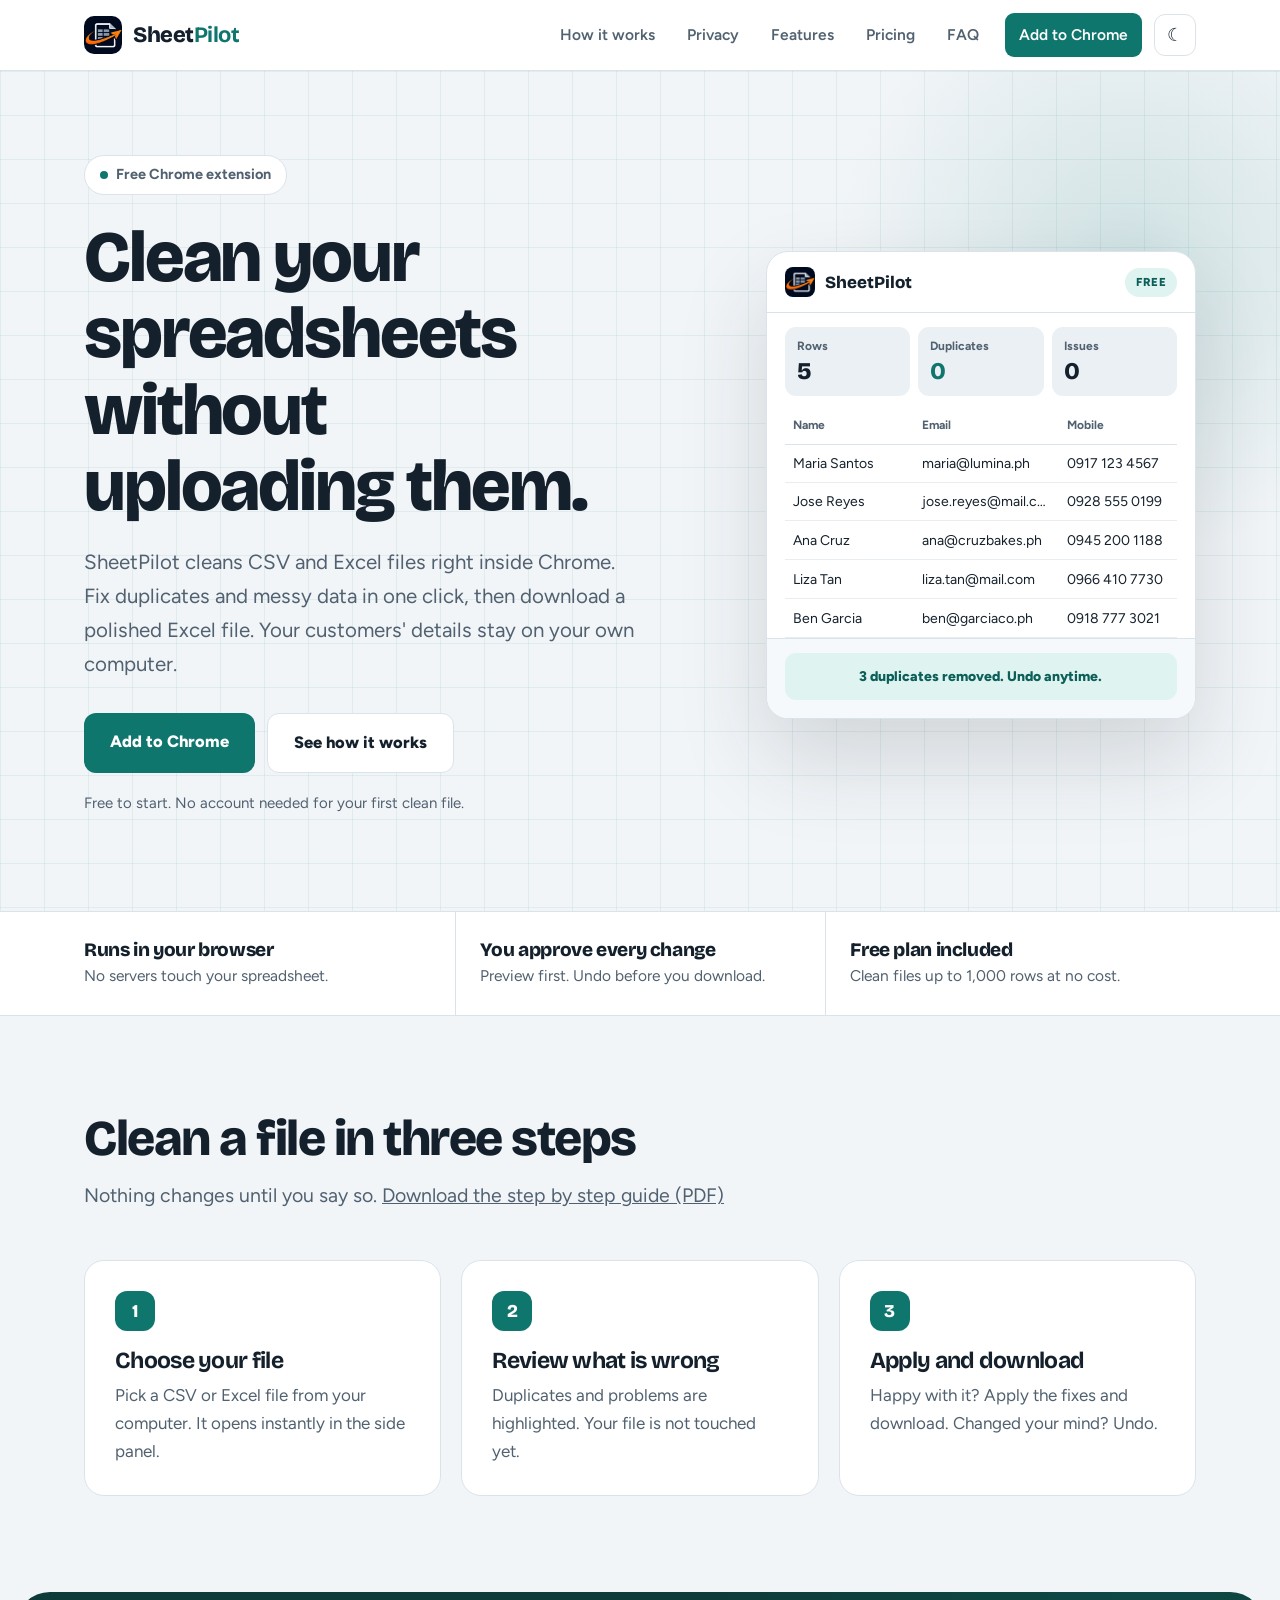
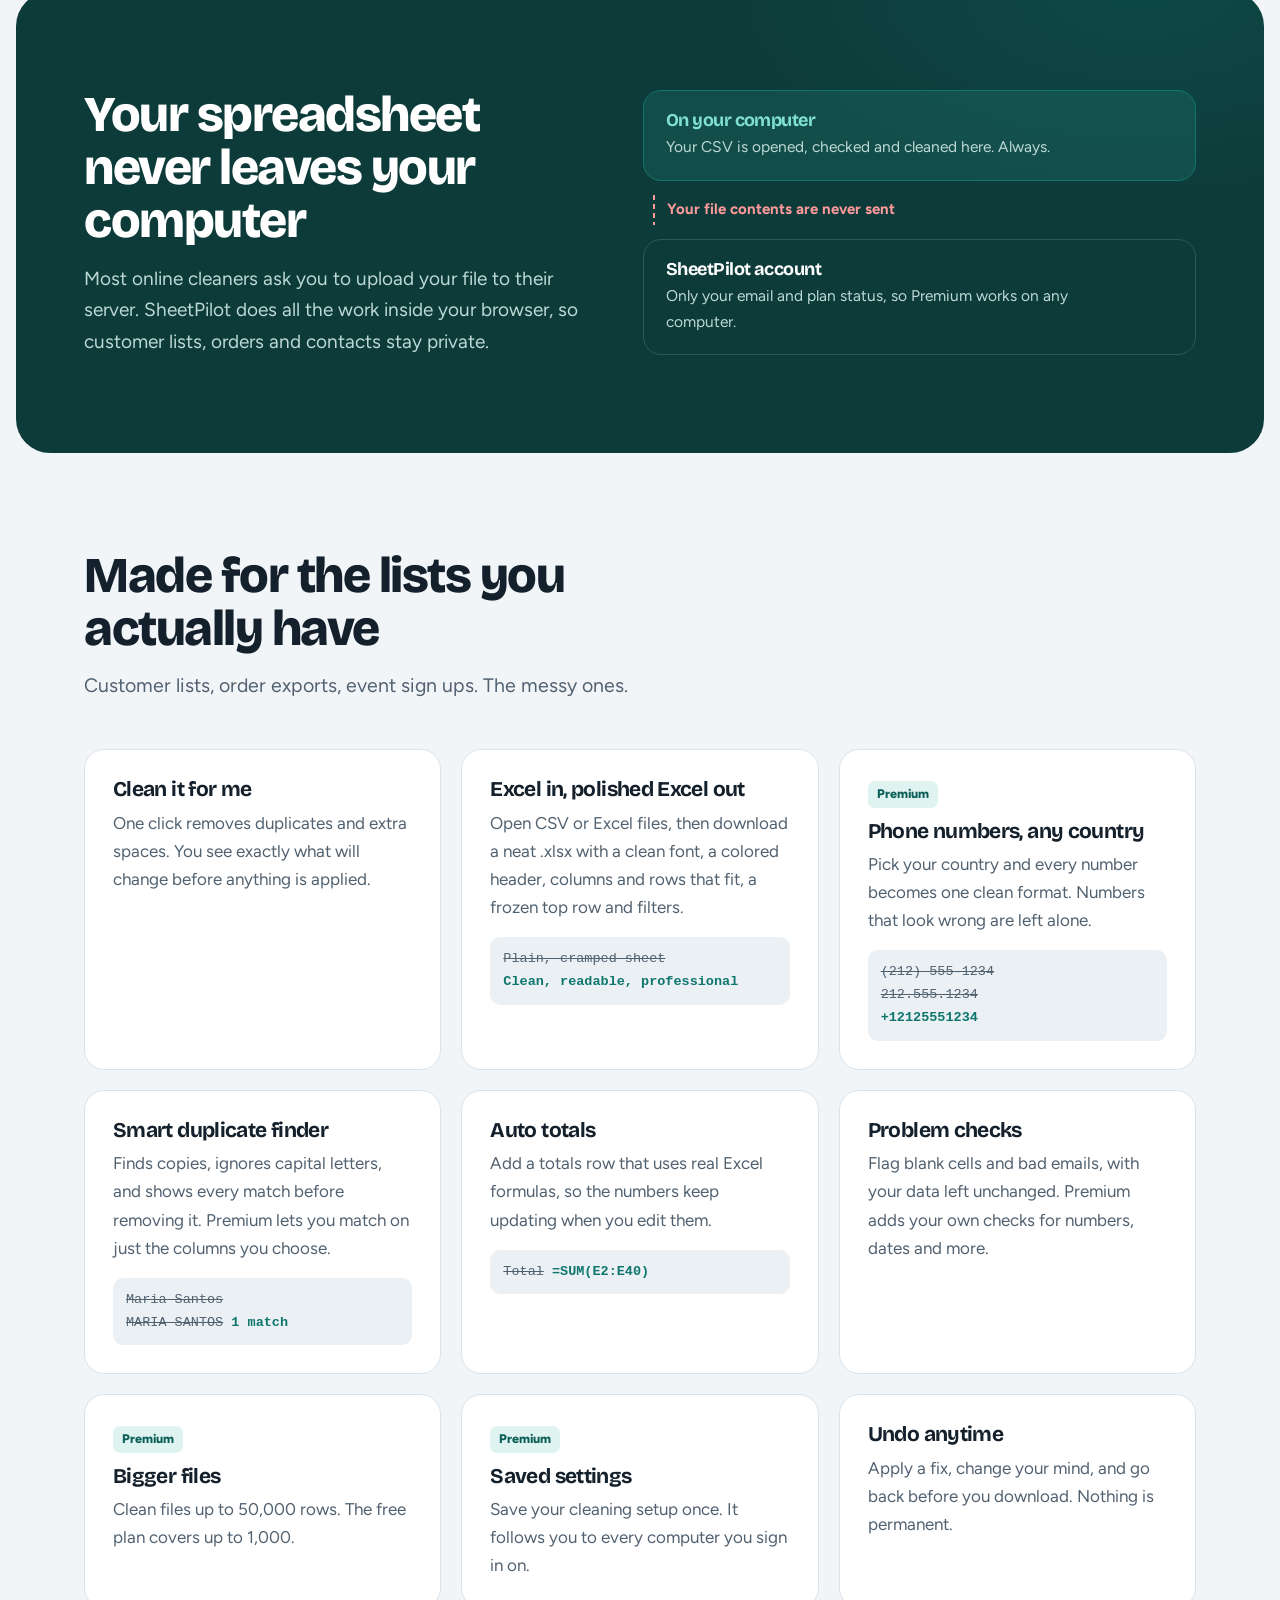
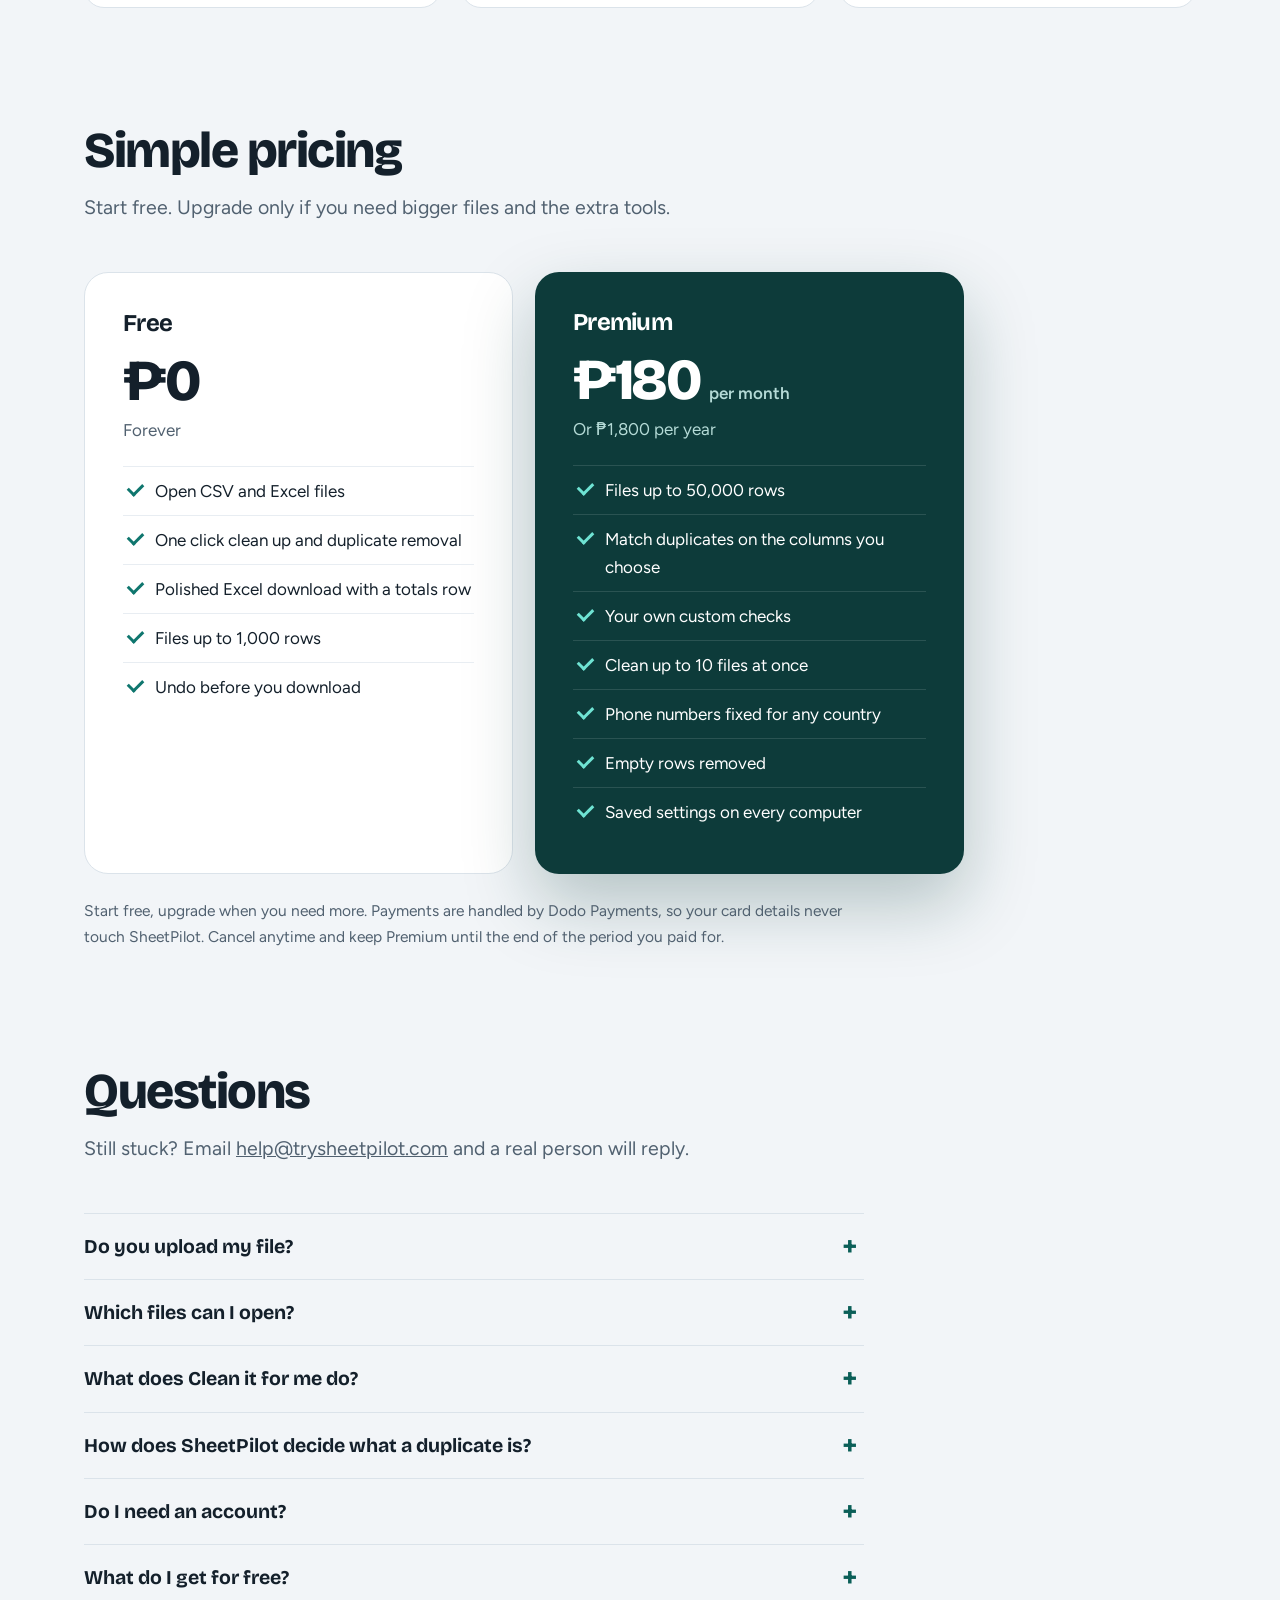
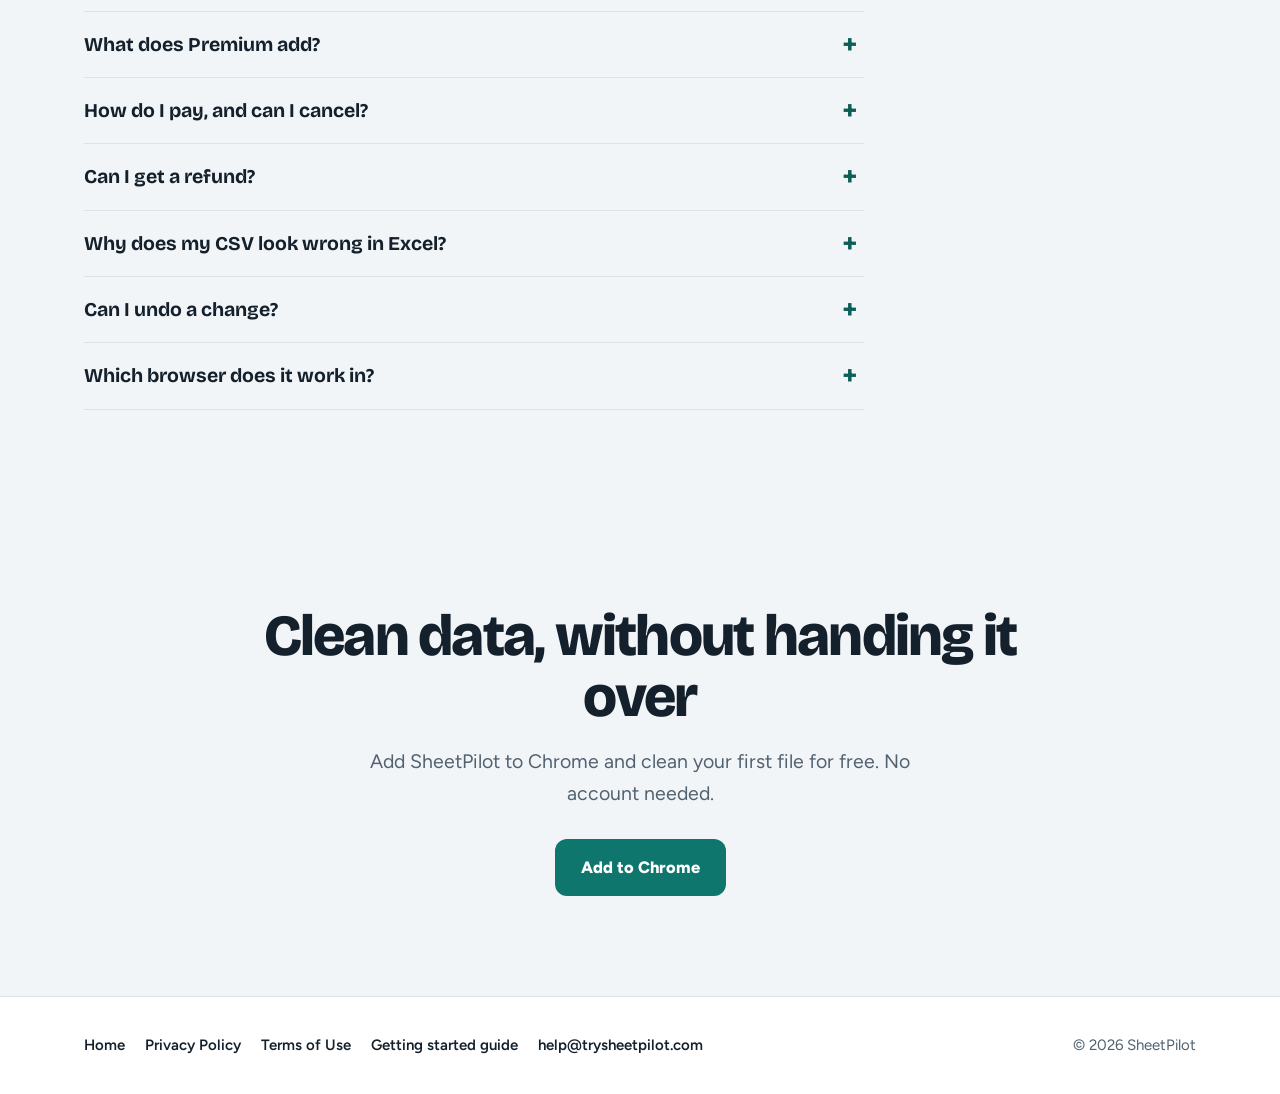
<file: index.html>
<!doctype html><html lang="en"><head><meta charset="utf-8"><script>try{var t=localStorage.getItem("sp-theme");if(t)document.documentElement.setAttribute("data-theme",t)}catch(e){}</script><meta name="viewport" content="width=device-width,initial-scale=1"><title>SheetPilot: Clean CSV and Excel files without uploading them</title><meta name="description" content="SheetPilot is a Chrome extension that removes duplicates, fixes messy data and makes Excel files look professional, all on your own computer. Your file is never uploaded."><meta name="theme-color" content="#f2f5f8" media="(prefers-color-scheme: light)"><meta name="theme-color" content="#0f1519" media="(prefers-color-scheme: dark)"><link rel="icon" href="logo.png"><link rel="preconnect" href="https://fonts.googleapis.com"><link rel="preconnect" href="https://fonts.gstatic.com" crossorigin><link rel="stylesheet" href="https://fonts.googleapis.com/css2?family=Bricolage+Grotesque:opsz,wght@12..96,700;12..96,800&family=Figtree:wght@400;600;700;800&display=swap"><style>
:root{--ink:#14202b;--navy:#0d3b3a;--navy2:#12504d;--orange:#0f766e;--oink:#0b5f58;--bg:#f2f5f8;--card:#ffffff;--line:#dbe3ea;--line2:#e8edf2;--muted:#516170;--text2:#3d4b58;--ok:#0f766e;--on:#ffffff;--acc-hover:#0b5f58;--soft:#dff3f0;--accink:#0b5f58;--surf2:#eaf0f4;--surf3:#f6f9fb;--navbg:#ffffffee;--grid:#0f766e14;--glow:#0f766e26;--warnbg:#fff1b8;--warnink:#6b5200;--warn2:#9a6b00;--shadow:#14202b26;--d:"Bricolage Grotesque",Figtree,system-ui,sans-serif;color-scheme:light}
:root[data-theme="dark"]{--ink:#d9e3ea;--navy:#12312f;--navy2:#174442;--orange:#3cc4b4;--oink:#7fe0d3;--bg:#0f1519;--card:#172026;--line:#2b3b46;--line2:#233039;--muted:#97a9b6;--text2:#b5c4cf;--ok:#5bd3c5;--on:#06211e;--acc-hover:#5bd3c5;--soft:#183a3a;--accink:#7fe0d3;--surf2:#1f2b33;--surf3:#131b20;--navbg:#0f1519ee;--grid:#3cc4b414;--glow:#3cc4b41f;--warnbg:#4a3d12;--warnink:#f2dc8a;--warn2:#e0b84a;--shadow:#00000066;color-scheme:dark}
@media(prefers-color-scheme:dark){:root:not([data-theme="light"]){--ink:#d9e3ea;--navy:#12312f;--navy2:#174442;--orange:#3cc4b4;--oink:#7fe0d3;--bg:#0f1519;--card:#172026;--line:#2b3b46;--line2:#233039;--muted:#97a9b6;--text2:#b5c4cf;--ok:#5bd3c5;--on:#06211e;--acc-hover:#5bd3c5;--soft:#183a3a;--accink:#7fe0d3;--surf2:#1f2b33;--surf3:#131b20;--navbg:#0f1519ee;--grid:#3cc4b414;--glow:#3cc4b41f;--warnbg:#4a3d12;--warnink:#f2dc8a;--warn2:#e0b84a;--shadow:#00000066;color-scheme:dark}}
*{box-sizing:border-box}html{scroll-behavior:smooth;scroll-padding-top:90px}
body{margin:0;background:var(--bg);color:var(--ink);font:17px/1.65 Figtree,system-ui,"Segoe UI",sans-serif;-webkit-font-smoothing:antialiased}
h1,h2,h3{font-family:var(--d);margin:0;letter-spacing:-.03em;line-height:1.06}
a{color:inherit}.wrap{max-width:1160px;margin:0 auto;padding:0 24px}
:focus-visible{outline:3px solid var(--orange);outline-offset:3px;border-radius:6px}
.skip{position:absolute;left:-999px}.skip:focus{left:12px;top:12px;background:var(--card);padding:8px 12px;z-index:99;border-radius:8px}
.nav{position:sticky;top:0;z-index:50;background:var(--navbg);backdrop-filter:blur(12px);border-bottom:1px solid var(--line)}
.nav .wrap{display:flex;align-items:center;justify-content:space-between;height:70px}
.brand{display:flex;align-items:center;gap:11px;text-decoration:none;font:800 22px/1 var(--d);letter-spacing:-.02em}
.brand img{width:38px;height:38px;border-radius:10px}.brand b{color:var(--orange)}.brand span{display:flex}
.links{display:flex;align-items:center;gap:4px}.links a{text-decoration:none;color:var(--muted);font-weight:600;font-size:15.5px;padding:9px 14px;border-radius:9px}.links a:hover{color:var(--ink);background:var(--surf2)}
.links .pill{background:var(--orange);color:var(--on);margin-left:8px}.links .pill:hover{background:var(--acc-hover);color:var(--on)}
.burger{display:none;width:44px;height:44px;border:1px solid var(--line);border-radius:11px;background:var(--card);cursor:pointer;padding:0}
.burger i{display:block;width:20px;height:2px;background:var(--ink);margin:5px auto;transition:.2s}
.burger[aria-expanded=true] i:nth-child(1){transform:translateY(7px) rotate(45deg)}.burger[aria-expanded=true] i:nth-child(2){opacity:0}.burger[aria-expanded=true] i:nth-child(3){transform:translateY(-7px) rotate(-45deg)}
.btn{display:inline-block;border-radius:12px;padding:15px 26px;font-weight:800;text-decoration:none;font-size:16.5px;border:0;cursor:pointer}
.btn.pri{background:var(--orange);color:var(--on)}.btn.pri:hover{background:var(--acc-hover)}
.btn.sec{background:var(--card);color:var(--ink);border:1.5px solid var(--line)}.btn.sec:hover{border-color:var(--ink)}
.btn.soon{background:var(--orange);color:var(--on);cursor:default}

.hero{position:relative;overflow:hidden;padding:84px 0 96px;background:
 linear-gradient(var(--grid) 1px,transparent 1px) 0 0/44px 44px,linear-gradient(90deg,var(--grid) 1px,transparent 1px) 0 0/44px 44px,var(--bg)}
.hero:after{content:"";position:absolute;right:-160px;top:-120px;width:620px;height:620px;border-radius:50%;background:radial-gradient(circle,var(--glow),transparent 68%)}
.hero .wrap{position:relative;z-index:1;display:grid;grid-template-columns:1.05fr .95fr;gap:56px;align-items:center}
.badge{display:inline-flex;align-items:center;gap:8px;background:var(--card);border:1px solid var(--line);border-radius:999px;padding:7px 15px;font-weight:700;font-size:14.5px;color:var(--muted);margin-bottom:24px}
.badge:before{content:"";width:8px;height:8px;border-radius:50%;background:var(--ok)}
.hero h1{font-size:clamp(42px,5.8vw,72px);font-weight:800}
.hero .lead{font-size:20.5px;color:var(--muted);max-width:30em;margin:22px 0 32px}
.cta{display:flex;flex-wrap:wrap;gap:12px}.fine{color:var(--muted);font-size:15px;margin:18px 0 0}

/* side panel mock */
.panel{background:var(--card);border:1px solid var(--line);border-radius:22px;box-shadow:0 40px 90px var(--shadow),0 2px 0 #fff inset;max-width:430px;margin-left:auto;overflow:hidden;font-size:14px}
.ph{display:flex;align-items:center;justify-content:space-between;padding:15px 18px;border-bottom:1px solid var(--line)}
.ph .b{display:flex;align-items:center;gap:10px;font:800 17px/1 var(--d)}.ph img{width:30px;height:30px;border-radius:8px}
.tag{font-size:11.5px;font-weight:800;background:var(--soft);color:var(--accink);border-radius:999px;padding:5px 11px;letter-spacing:.04em}
.stats{display:grid;grid-template-columns:repeat(3,1fr);gap:8px;padding:14px 18px 6px}
.stat{background:var(--surf2);border-radius:11px;padding:10px 12px}.stat small{display:block;color:var(--muted);font-weight:700;font-size:12px}
.stat strong{display:block;font:800 24px/1.2 var(--d)}
.swap{display:inline-grid}.swap>*{grid-area:1/1}
.swap .a{animation:o 7s ease forwards}.swap .b{animation:n 7s ease forwards;opacity:0}
@keyframes o{0%,62%{opacity:1}70%,100%{opacity:0}}@keyframes n{0%,66%{opacity:0}76%,100%{opacity:1}}
.stat .warn{color:var(--warn2)}.stat .good{color:var(--ok)}
.tbl{height:340px;overflow:hidden;padding:6px 18px 0;animation:h 7s ease forwards}@keyframes h{0%,62%{height:340px}100%{height:236px}}
.tbl table{width:100%;border-collapse:collapse;table-layout:fixed}
.tbl th{text-align:left;color:var(--muted);font-size:12px;font-weight:700;padding:8px 8px;border-bottom:1px solid var(--line)}
.tbl th:nth-child(1){width:33%}.tbl th:nth-child(2){width:37%}
.tbl td{height:38px;padding:0 8px;border-bottom:1px solid var(--line2);white-space:nowrap;overflow:hidden;text-overflow:ellipsis}
.tbl tr.d td{animation:f 7s ease forwards}
@keyframes f{0%,16%{background:var(--card);height:38px}28%,54%{background:var(--warnbg);color:var(--warnink);height:38px}66%{background:var(--warnbg);color:transparent;height:38px}100%{background:var(--card);color:transparent;height:0;font-size:0;border-color:transparent}}
.pf{padding:14px 18px 18px;border-top:1px solid var(--line);background:var(--surf3)}
.pf .go{display:grid;width:100%}.pf .go>*{grid-area:1/1;text-align:center;border-radius:11px;padding:12px;font-weight:800}
.pf .a{background:var(--orange);color:var(--on);animation:o 7s ease forwards}.pf .b{background:var(--soft);color:var(--accink);opacity:0;animation:n 7s ease forwards}

/* trust strip */
.strip{background:var(--card);border-block:1px solid var(--line)}.strip .wrap{display:grid;grid-template-columns:repeat(3,1fr);gap:0}
.strip div.i{padding:26px 24px;border-left:1px solid var(--line)}.strip div.i:first-child{border-left:0;padding-left:0}
.strip b{display:block;font:800 19px var(--d);letter-spacing:-.02em}.strip span{color:var(--muted);font-size:15.5px}

section{padding:96px 0}.head{max-width:660px;margin-bottom:48px}.head h2{font-size:clamp(32px,4.3vw,50px);font-weight:800}.head p{color:var(--muted);font-size:19.5px;margin:14px 0 0}

.steps{display:grid;grid-template-columns:repeat(3,1fr);gap:20px;padding:0;margin:0;list-style:none;counter-reset:s}
.steps li{background:var(--card);border:1px solid var(--line);border-radius:20px;padding:30px;counter-increment:s}
.steps li:before{content:counter(s);display:grid;place-items:center;width:40px;height:40px;border-radius:12px;background:var(--orange);color:var(--on);font:800 18px var(--d);margin-bottom:18px}
.steps h3{font-size:23px;margin-bottom:8px}.steps p{margin:0;color:var(--muted)}

/* privacy */
.dark{background:var(--navy);color:#fff;border-radius:34px;margin:0 16px;position:relative;overflow:hidden}
.dark:before{content:"";position:absolute;inset:0;background:radial-gradient(600px 300px at 90% 0,#0f766e3a,transparent 70%)}
.dark .wrap{position:relative;display:grid;grid-template-columns:1fr 1.1fr;gap:56px;align-items:center}
.dark h2{font-size:clamp(32px,4.3vw,50px);font-weight:800}.dark p{color:#bcd9d5;font-size:19px;margin:16px 0 0;max-width:28em}
.diag{display:grid;gap:14px}.box{border-radius:18px;padding:20px 22px;border:1px solid #ffffff24;background:var(--card)fff0d}
.box h3{font-size:18px;margin-bottom:4px}.box p{font-size:15.5px;margin:0;color:#bcd9d5}.box.you{border-color:var(--orange);background:#3cc4b422}
.box.you h3{color:#7fe0d3}.arrow{display:flex;align-items:center;gap:12px;padding:0 10px;color:#a3c9b2;font-weight:700;font-size:15px}
.arrow:before{content:"";flex:none;width:2px;height:30px;background:repeating-linear-gradient(#a3c9b2 0 5px,transparent 5px 9px)}
.arrow.no{color:#ff9a9a}.arrow.no:before{background:repeating-linear-gradient(#ff9a9a 0 5px,transparent 5px 9px)}
.arrow.yes{color:#6fe3d3}.arrow.yes:before{background:#6fe3d3}

/* features */
.grid{display:grid;grid-template-columns:repeat(3,1fr);gap:20px}
.card{background:var(--card);border:1px solid var(--line);border-radius:20px;padding:28px}.card h3{font-size:21px;margin:0 0 8px}.card p{margin:0;color:var(--muted)}
.chip{display:inline-block;font-size:12.5px;font-weight:800;background:var(--soft);color:var(--accink);border-radius:7px;padding:3px 9px;margin-bottom:12px}
.ba{font-family:ui-monospace,Consolas,monospace;font-size:13.5px;background:var(--surf2);border-radius:10px;padding:11px 13px;margin-top:16px;line-height:1.7}.ba s{color:var(--muted)}.ba b{color:var(--ok)}

/* pricing */
.plans{display:grid;grid-template-columns:1fr 1fr;gap:22px;max-width:880px}
.plan{border-radius:24px;padding:38px;border:1px solid var(--line);background:var(--card)}
.plan h3{font-size:24px}.price{font:800 58px/1.1 var(--d);letter-spacing:-.04em;margin:14px 0 2px}.price small{font:600 17px Figtree;letter-spacing:0;color:var(--muted)}
.plan .alt{color:var(--muted);margin:0 0 22px}.plan ul{list-style:none;padding:0;margin:0}
.plan li{padding:10px 0 10px 32px;position:relative;border-top:1px solid var(--line2)}.plan li:before{content:"";position:absolute;left:5px;top:16px;width:12px;height:7px;border-left:3px solid var(--ok);border-bottom:3px solid var(--ok);transform:rotate(-45deg)}
.plan.pro{background:var(--navy);color:#fff;border:0;box-shadow:0 30px 70px #0d3b3a44}.plan.pro .alt,.plan.pro .price small{color:#b4dad6}.plan.pro li{border-color:#ffffff1f}.plan.pro li:before{border-color:#6fe3d3}
.note{margin:24px 0 0;color:var(--muted);font-size:15.5px;max-width:50em}

.faq{max-width:780px}.faq details{border-top:1px solid var(--line)}.faq details:last-child{border-bottom:1px solid var(--line)}
.faq summary{cursor:pointer;font:700 19.5px/1.3 var(--d);padding:20px 40px 20px 0;list-style:none;position:relative}.faq summary::-webkit-details-marker{display:none}
.faq summary:after{content:"+";position:absolute;right:6px;top:13px;font-size:30px;color:var(--oink);transition:.2s}.faq details[open] summary:after{transform:rotate(45deg)}
.faq p{margin:0 0 22px;color:var(--muted);max-width:42em}

.end{text-align:center;padding:100px 0}.end h2{font-size:clamp(34px,5vw,58px);font-weight:800;max-width:13em;margin:0 auto 16px}.end p{color:var(--muted);font-size:19.5px;max-width:30em;margin:0 auto 30px}.end .cta{justify-content:center}
footer{border-top:1px solid var(--line);background:var(--card);padding:36px 0;font-size:15px;color:var(--muted)}
footer .wrap{display:flex;flex-wrap:wrap;gap:18px;justify-content:space-between}footer a{margin-right:20px;text-decoration:none;color:var(--ink);font-weight:600}footer a:hover{text-decoration:underline}footer p{margin:0}

.doc{background:var(--card);padding:64px 0 96px}.doc .wrap{max-width:780px}.doc h1{font-size:clamp(34px,5vw,50px);font-weight:800;margin-bottom:6px}.doc .when{color:var(--muted);margin:0 0 28px}
.doc h2{font-size:24px;margin:38px 0 8px}.doc p,.doc li{color:var(--text2)}.doc li{margin:6px 0}.doc a{color:var(--oink);font-weight:700}


.theme{order:2;margin-left:12px;width:42px;height:42px;border:1px solid var(--line);border-radius:11px;background:var(--card);color:var(--ink);font-size:18px;cursor:pointer;padding:0;display:grid;place-items:center}.theme:hover{background:var(--surf2)}
.links{order:1;margin-left:auto}.burger{order:3;margin-left:8px}
.skip:focus{color:#14202b}
@media(max-width:920px){
 .hero{padding:48px 0 64px}.hero .wrap,.dark .wrap{grid-template-columns:1fr;gap:42px}.panel{margin:0 auto;max-width:460px}
 .strip .wrap{grid-template-columns:1fr}.strip div.i{border-left:0;border-top:1px solid var(--line);padding:18px 0}.strip div.i:first-child{border-top:0}
 .steps,.grid,.plans{grid-template-columns:1fr}section{padding:68px 0}.dark{margin:0 10px;border-radius:26px}
 .burger{display:block}.links{margin-left:0;display:none;position:absolute;left:0;right:0;top:70px;background:var(--card);border-bottom:1px solid var(--line);flex-direction:column;align-items:stretch;padding:10px 24px 20px;gap:2px}
 .links.open{display:flex}.links a{padding:14px 10px;font-size:17px}.links .pill{margin:8px 0 0;text-align:center}
}
@media(prefers-reduced-motion:reduce){.tbl{animation:none;height:236px}.swap .a,.swap .b,.pf .a,.pf .b,.tbl tr.d td{animation:none}.tbl tr.d{display:none}.swap .a,.pf .a{opacity:0}.swap .b,.pf .b{opacity:1}html{scroll-behavior:auto}}
</style></head><body><a class="skip" href="#main">Skip to content</a><header class="nav"><div class="wrap"><a class="brand" href="index.html"><img src="logo.png" alt="" width="38" height="38"><span>Sheet<b>Pilot</b></span></a><button class="theme" type="button" aria-label="Switch to dark mode"></button><button class="burger" aria-label="Menu" aria-expanded="false" aria-controls="links"><i></i><i></i><i></i></button><nav class="links" id="links" aria-label="Main"><a href="index.html#how">How it works</a><a href="index.html#privacy">Privacy</a><a href="index.html#features">Features</a><a href="index.html#pricing">Pricing</a><a href="index.html#faq">FAQ</a><a class="pill" href="https://chromewebstore.google.com/detail/sheetpilot/ioamejcfebmjemkdodpoiffhbcgjopoa" target="_blank" rel="noopener">Add to Chrome</a></nav></div></header><main id="main">
<section class="hero" style="padding-bottom:96px"><div class="wrap"><div>
<div class="badge">Free Chrome extension</div>
<h1>Clean your spreadsheets without uploading them.</h1>
<p class="lead">SheetPilot cleans CSV and Excel files right inside Chrome. Fix duplicates and messy data in one click, then download a polished Excel file. Your customers' details stay on your own computer.</p>
<div class="cta" id="get"><a class="btn pri" href="https://chromewebstore.google.com/detail/sheetpilot/ioamejcfebmjemkdodpoiffhbcgjopoa" target="_blank" rel="noopener">Add to Chrome</a><a class="btn sec" href="#how">See how it works</a></div>
<p class="fine">Free to start. No account needed for your first clean file.</p></div>
<div class="panel" role="img" aria-label="The SheetPilot side panel finding 3 duplicate rows, highlighting them, and removing them"><div class="ph"><div class="b"><img src="logo.png" alt="" width="30" height="30">SheetPilot</div><span class="tag">FREE</span></div>
<div class="stats"><div class="stat"><small>Rows</small><strong><span class="swap"><span class="a">8</span><span class="b">5</span></span></strong></div><div class="stat"><small>Duplicates</small><strong><span class="swap"><span class="a warn">3</span><span class="b good">0</span></span></strong></div><div class="stat"><small>Issues</small><strong>0</strong></div></div>
<div class="tbl"><table><thead><tr><th>Name</th><th>Email</th><th>Mobile</th></tr></thead><tbody><tr><td>Maria Santos</td><td>maria@lumina.ph</td><td>0917 123 4567</td></tr><tr><td>Jose Reyes</td><td>jose.reyes@mail.com</td><td>0928 555 0199</td></tr><tr class=d><td>Maria Santos</td><td>maria@lumina.ph</td><td>0917 123 4567</td></tr><tr><td>Ana Cruz</td><td>ana@cruzbakes.ph</td><td>0945 200 1188</td></tr><tr class=d><td>JOSE REYES</td><td>Jose.Reyes@mail.com</td><td>0928 555 0199</td></tr><tr><td>Liza Tan</td><td>liza.tan@mail.com</td><td>0966 410 7730</td></tr><tr class=d><td>Ana Cruz</td><td>ana@cruzbakes.ph</td><td>0945 200 1188</td></tr><tr><td>Ben Garcia</td><td>ben@garciaco.ph</td><td>0918 777 3021</td></tr></tbody></table></div>
<div class="pf"><div class="go"><span class="a">Review and remove 3 duplicates</span><span class="b">3 duplicates removed. Undo anytime.</span></div></div></div>
</div></section>

<div class="strip"><div class="wrap"><div class="i"><b>Runs in your browser</b><span>No servers touch your spreadsheet.</span></div><div class="i"><b>You approve every change</b><span>Preview first. Undo before you download.</span></div><div class="i"><b>Free plan included</b><span>Clean files up to 1,000 rows at no cost.</span></div></div></div>

<section id="how"><div class="wrap"><div class="head"><h2>Clean a file in three steps</h2><p>Nothing changes until you say so. <a href="SheetPilot-Getting-Started.pdf">Download the step by step guide (PDF)</a></p></div>
<ol class="steps"><li><h3>Choose your file</h3><p>Pick a CSV or Excel file from your computer. It opens instantly in the side panel.</p></li><li><h3>Review what is wrong</h3><p>Duplicates and problems are highlighted. Your file is not touched yet.</p></li><li><h3>Apply and download</h3><p>Happy with it? Apply the fixes and download. Changed your mind? Undo.</p></li></ol></div></section>

<section class="dark" id="privacy"><div class="wrap"><div><h2>Your spreadsheet never leaves your computer</h2><p>Most online cleaners ask you to upload your file to their server. SheetPilot does all the work inside your browser, so customer lists, orders and contacts stay private.</p></div>
<div class="diag"><div class="box you"><h3>On your computer</h3><p>Your CSV is opened, checked and cleaned here. Always.</p></div><div class="arrow no">Your file contents are never sent</div><div class="box"><h3>SheetPilot account</h3><p>Only your email and plan status, so Premium works on any computer.</p></div></div></div></section>

<section id="features"><div class="wrap"><div class="head"><h2>Made for the lists you actually have</h2><p>Customer lists, order exports, event sign ups. The messy ones.</p></div>
<div class="grid"><div class="card"><h3>Clean it for me</h3><p>One click removes duplicates and extra spaces. You see exactly what will change before anything is applied.</p></div>
<div class="card"><h3>Excel in, polished Excel out</h3><p>Open CSV or Excel files, then download a neat .xlsx with a clean font, a colored header, columns and rows that fit, a frozen top row and filters.</p><div class="ba"><s>Plain, cramped sheet</s><br><b>Clean, readable, professional</b></div></div>
<div class="card"><span class="chip">Premium</span><h3>Phone numbers, any country</h3><p>Pick your country and every number becomes one clean format. Numbers that look wrong are left alone.</p><div class="ba"><s>(212) 555-1234</s><br><s>212.555.1234</s><br><b>+12125551234</b></div></div>
<div class="card"><h3>Smart duplicate finder</h3><p>Finds copies, ignores capital letters, and shows every match before removing it. Premium lets you match on just the columns you choose.</p><div class="ba"><s>Maria Santos</s><br><s>MARIA SANTOS</s> <b>1 match</b></div></div>
<div class="card"><h3>Auto totals</h3><p>Add a totals row that uses real Excel formulas, so the numbers keep updating when you edit them.</p><div class="ba"><s>Total</s> <b>=SUM(E2:E40)</b></div></div>
<div class="card"><h3>Problem checks</h3><p>Flag blank cells and bad emails, with your data left unchanged. Premium adds your own checks for numbers, dates and more.</p></div>
<div class="card"><span class="chip">Premium</span><h3>Bigger files</h3><p>Clean files up to 50,000 rows. The free plan covers up to 1,000.</p></div>
<div class="card"><span class="chip">Premium</span><h3>Saved settings</h3><p>Save your cleaning setup once. It follows you to every computer you sign in on.</p></div>
<div class="card"><h3>Undo anytime</h3><p>Apply a fix, change your mind, and go back before you download. Nothing is permanent.</p></div></div></div></section>

<section id="pricing" style="padding-top:20px"><div class="wrap"><div class="head"><h2>Simple pricing</h2><p>Start free. Upgrade only if you need bigger files and the extra tools.</p></div>
<div class="plans"><div class="plan"><h3>Free</h3><div class="price">₱0</div><p class="alt">Forever</p><ul><li>Open CSV and Excel files</li><li>One click clean up and duplicate removal</li><li>Polished Excel download with a totals row</li><li>Files up to 1,000 rows</li><li>Undo before you download</li></ul></div>
<div class="plan pro"><h3>Premium</h3><div class="price">₱180 <small>per month</small></div><p class="alt">Or ₱1,800 per year</p><ul><li>Files up to 50,000 rows</li><li>Match duplicates on the columns you choose</li><li>Your own custom checks</li><li>Clean up to 10 files at once</li><li>Phone numbers fixed for any country</li><li>Empty rows removed</li><li>Saved settings on every computer</li></ul></div></div>
<p class="note">Start free, upgrade when you need more. Payments are handled by Dodo Payments, so your card details never touch SheetPilot. Cancel anytime and keep Premium until the end of the period you paid for.</p></div></section>

<section id="faq" style="padding-top:20px"><div class="wrap"><div class="head"><h2>Questions</h2><p>Still stuck? Email <a href="mailto:help@trysheetpilot.com">help@trysheetpilot.com</a> and a real person will reply.</p></div><div class="faq">
<details><summary>Do you upload my file?</summary><p>No. Your file is opened and cleaned inside Chrome on your own computer. Nothing in your spreadsheet is sent to a server. We only store your email and plan status.</p></details>
<details><summary>Which files can I open?</summary><p>CSV files and Excel (.xlsx) files. For Excel files, SheetPilot uses the first sheet. You can download the result as an Excel file or a CSV file. Excel is the better choice because it keeps phone numbers, dates and numbers correct.</p></details>
<details><summary>What does Clean it for me do?</summary><p>One click removes extra spaces and duplicate rows. You see a preview first, then press Apply. Changed your mind? Press Undo.</p></details>
<details><summary>How does SheetPilot decide what a duplicate is?</summary><p>It keeps the first copy and removes later rows that match it. Capital letters are ignored, so MARIA SANTOS and Maria Santos count as the same. Premium lets you match on only the columns you choose.</p></details>
<details><summary>Do I need an account?</summary><p>Not for the free plan. You only sign in, with a code sent to your email, when you want Premium. There is no password to remember.</p></details>
<details><summary>What do I get for free?</summary><p>Files up to 1,000 rows, one click clean up and duplicate removal, a polished Excel download with a totals row, and basic problem checks and reports.</p></details>
<details><summary>What does Premium add?</summary><p>Files up to 50,000 rows, duplicate matching on the columns you choose, your own custom checks, cleaning up to 10 files at once, phone numbers fixed for any country, empty rows removed, and saved settings on every computer. It costs ₱180 per month or ₱1,800 per year.</p></details>
<details><summary>How do I pay, and can I cancel?</summary><p>Payments go through Dodo Payments, so your card details never reach us. Cancel anytime and keep Premium until your paid period ends. Use the link in your payment receipt email, or email help@trysheetpilot.com and we will help.</p></details>
<details><summary>Can I get a refund?</summary><p>If something is wrong, email help@trysheetpilot.com within 14 days of your purchase and we will do our best to make it right, including a refund where it makes sense.</p></details>
<details><summary>Why does my CSV look wrong in Excel?</summary><p>Excel can drop leading zeros and plus signs, and show ##### in narrow columns, when it opens a CSV. Download the Excel (.xlsx) file from SheetPilot instead. It sets column widths, row heights and formats for you.</p></details>
<details><summary>Can I undo a change?</summary><p>Yes. You review changes first, and you can undo before you download.</p></details>
<details><summary>Which browser does it work in?</summary><p>Google Chrome.</p></details></div></div></section>

<section class="end"><div class="wrap"><h2>Clean data, without handing it over</h2><p>Add SheetPilot to Chrome and clean your first file for free. No account needed.</p><div class="cta"><a class="btn pri" href="https://chromewebstore.google.com/detail/sheetpilot/ioamejcfebmjemkdodpoiffhbcgjopoa" target="_blank" rel="noopener">Add to Chrome</a></div></div></section></main><footer><div class="wrap"><div><a href="index.html">Home</a><a href="privacy.html">Privacy Policy</a><a href="terms.html">Terms of Use</a><a href="SheetPilot-Getting-Started.pdf">Getting started guide</a><a href="mailto:help@trysheetpilot.com">help@trysheetpilot.com</a></div><p>© 2026 SheetPilot</p></div></footer><script>(function(){var r=document.documentElement,t=document.querySelector('.theme');function dark(){var a=r.getAttribute('data-theme');return a?a==='dark':matchMedia('(prefers-color-scheme: dark)').matches}function paint(){if(t){var d=dark();t.textContent=d?'\u2600':'\u263E';t.setAttribute('aria-label',d?'Switch to light mode':'Switch to dark mode')}}paint();if(t)t.addEventListener('click',function(){var n=dark()?'light':'dark';r.setAttribute('data-theme',n);try{localStorage.setItem('sp-theme',n)}catch(e){}paint()})})();const b=document.querySelector('.burger'),l=document.querySelector('.links');if(b&&l){const c=()=>{l.classList.remove('open');b.setAttribute('aria-expanded','false')};b.addEventListener('click',()=>{const o=l.classList.toggle('open');b.setAttribute('aria-expanded',o)});l.addEventListener('click',e=>{if(e.target.tagName==='A')c()});document.addEventListener('keydown',e=>{if(e.key==='Escape')c()})}</script></body></html>
</file>
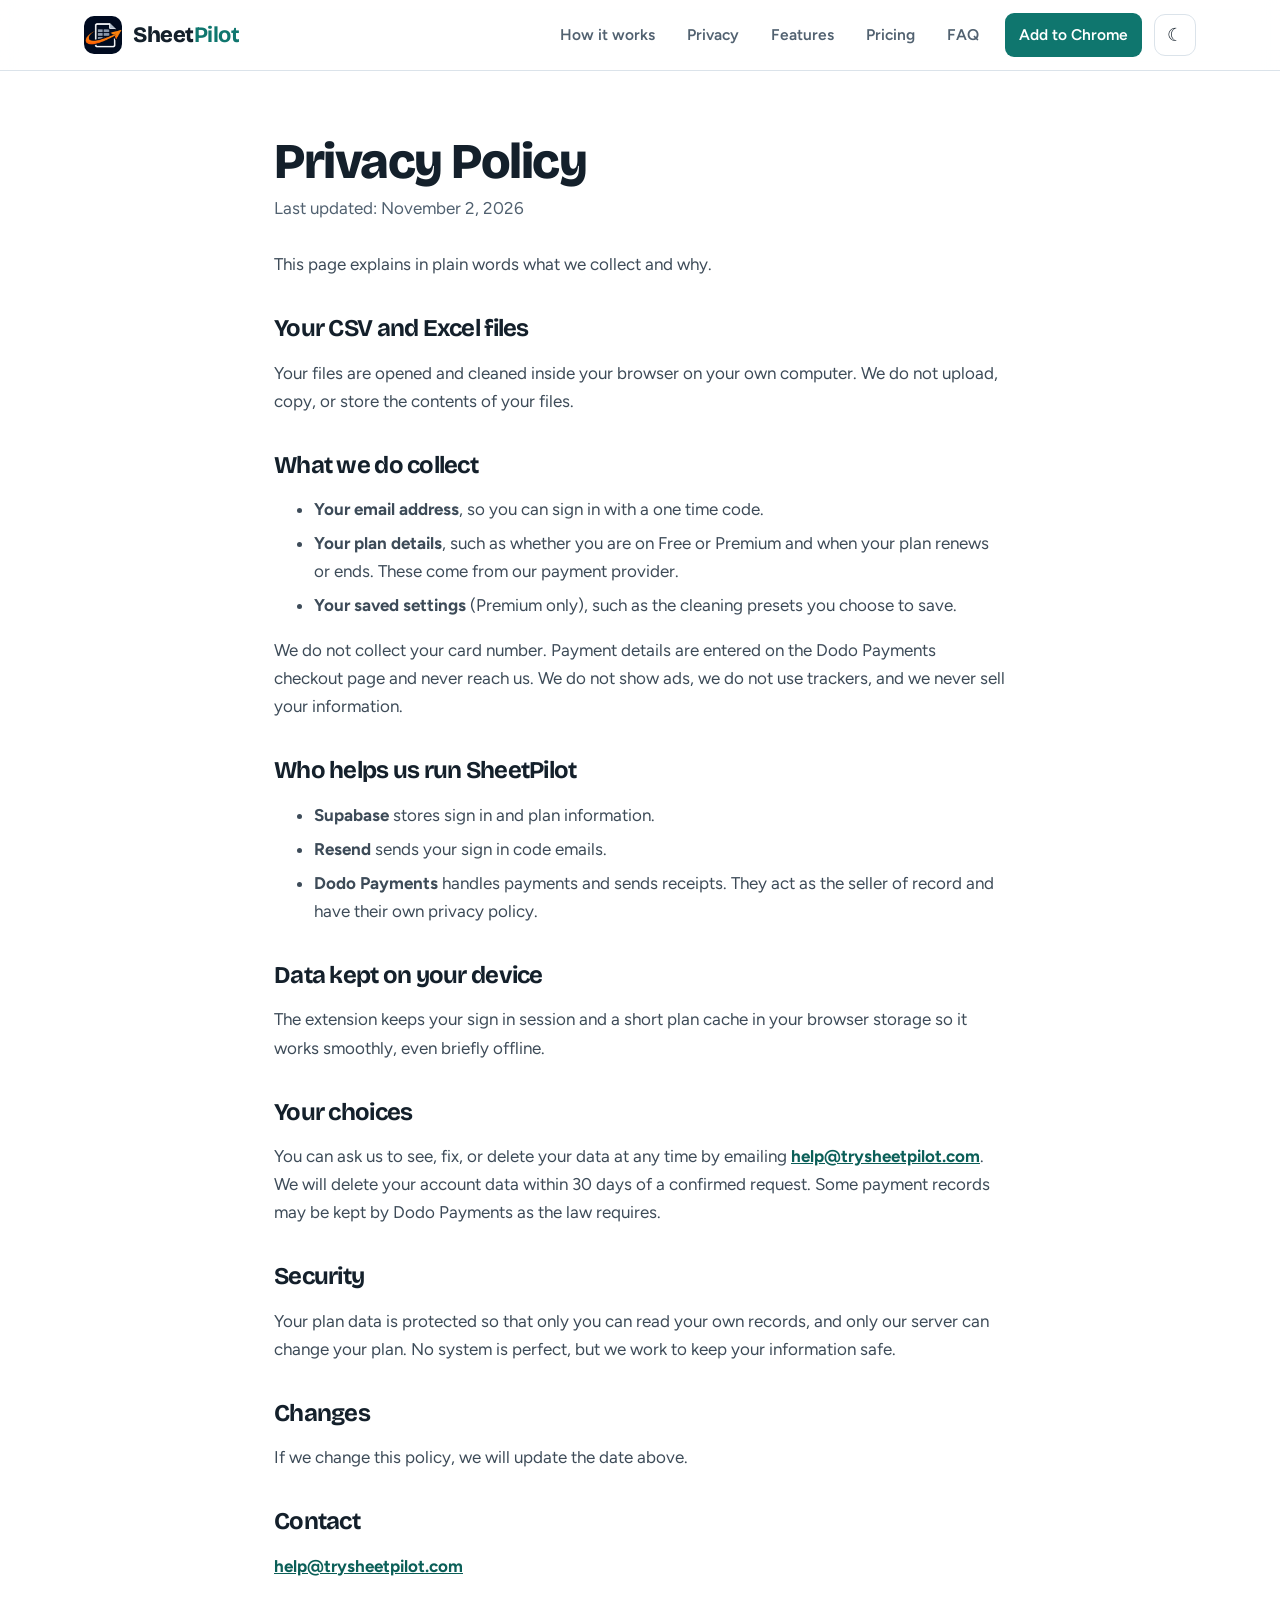
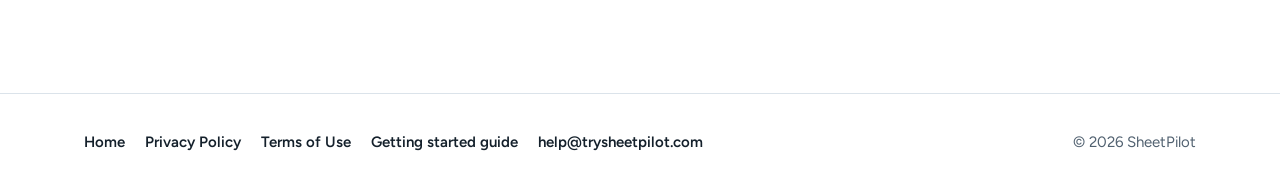
<file: privacy.html>
<!doctype html><html lang="en"><head><meta charset="utf-8"><script>try{var t=localStorage.getItem("sp-theme");if(t)document.documentElement.setAttribute("data-theme",t)}catch(e){}</script><meta name="viewport" content="width=device-width,initial-scale=1"><title>Privacy Policy | SheetPilot</title><meta name="description" content="How SheetPilot handles your data."><meta name="theme-color" content="#f2f5f8" media="(prefers-color-scheme: light)"><meta name="theme-color" content="#0f1519" media="(prefers-color-scheme: dark)"><link rel="icon" href="logo.png"><link rel="preconnect" href="https://fonts.googleapis.com"><link rel="preconnect" href="https://fonts.gstatic.com" crossorigin><link rel="stylesheet" href="https://fonts.googleapis.com/css2?family=Bricolage+Grotesque:opsz,wght@12..96,700;12..96,800&family=Figtree:wght@400;600;700;800&display=swap"><style>
:root{--ink:#14202b;--navy:#0d3b3a;--navy2:#12504d;--orange:#0f766e;--oink:#0b5f58;--bg:#f2f5f8;--card:#ffffff;--line:#dbe3ea;--line2:#e8edf2;--muted:#516170;--text2:#3d4b58;--ok:#0f766e;--on:#ffffff;--acc-hover:#0b5f58;--soft:#dff3f0;--accink:#0b5f58;--surf2:#eaf0f4;--surf3:#f6f9fb;--navbg:#ffffffee;--grid:#0f766e14;--glow:#0f766e26;--warnbg:#fff1b8;--warnink:#6b5200;--warn2:#9a6b00;--shadow:#14202b26;--d:"Bricolage Grotesque",Figtree,system-ui,sans-serif;color-scheme:light}
:root[data-theme="dark"]{--ink:#d9e3ea;--navy:#12312f;--navy2:#174442;--orange:#3cc4b4;--oink:#7fe0d3;--bg:#0f1519;--card:#172026;--line:#2b3b46;--line2:#233039;--muted:#97a9b6;--text2:#b5c4cf;--ok:#5bd3c5;--on:#06211e;--acc-hover:#5bd3c5;--soft:#183a3a;--accink:#7fe0d3;--surf2:#1f2b33;--surf3:#131b20;--navbg:#0f1519ee;--grid:#3cc4b414;--glow:#3cc4b41f;--warnbg:#4a3d12;--warnink:#f2dc8a;--warn2:#e0b84a;--shadow:#00000066;color-scheme:dark}
@media(prefers-color-scheme:dark){:root:not([data-theme="light"]){--ink:#d9e3ea;--navy:#12312f;--navy2:#174442;--orange:#3cc4b4;--oink:#7fe0d3;--bg:#0f1519;--card:#172026;--line:#2b3b46;--line2:#233039;--muted:#97a9b6;--text2:#b5c4cf;--ok:#5bd3c5;--on:#06211e;--acc-hover:#5bd3c5;--soft:#183a3a;--accink:#7fe0d3;--surf2:#1f2b33;--surf3:#131b20;--navbg:#0f1519ee;--grid:#3cc4b414;--glow:#3cc4b41f;--warnbg:#4a3d12;--warnink:#f2dc8a;--warn2:#e0b84a;--shadow:#00000066;color-scheme:dark}}
*{box-sizing:border-box}html{scroll-behavior:smooth;scroll-padding-top:90px}
body{margin:0;background:var(--bg);color:var(--ink);font:17px/1.65 Figtree,system-ui,"Segoe UI",sans-serif;-webkit-font-smoothing:antialiased}
h1,h2,h3{font-family:var(--d);margin:0;letter-spacing:-.03em;line-height:1.06}
a{color:inherit}.wrap{max-width:1160px;margin:0 auto;padding:0 24px}
:focus-visible{outline:3px solid var(--orange);outline-offset:3px;border-radius:6px}
.skip{position:absolute;left:-999px}.skip:focus{left:12px;top:12px;background:var(--card);padding:8px 12px;z-index:99;border-radius:8px}
.nav{position:sticky;top:0;z-index:50;background:var(--navbg);backdrop-filter:blur(12px);border-bottom:1px solid var(--line)}
.nav .wrap{display:flex;align-items:center;justify-content:space-between;height:70px}
.brand{display:flex;align-items:center;gap:11px;text-decoration:none;font:800 22px/1 var(--d);letter-spacing:-.02em}
.brand img{width:38px;height:38px;border-radius:10px}.brand b{color:var(--orange)}.brand span{display:flex}
.links{display:flex;align-items:center;gap:4px}.links a{text-decoration:none;color:var(--muted);font-weight:600;font-size:15.5px;padding:9px 14px;border-radius:9px}.links a:hover{color:var(--ink);background:var(--surf2)}
.links .pill{background:var(--orange);color:var(--on);margin-left:8px}.links .pill:hover{background:var(--acc-hover);color:var(--on)}
.burger{display:none;width:44px;height:44px;border:1px solid var(--line);border-radius:11px;background:var(--card);cursor:pointer;padding:0}
.burger i{display:block;width:20px;height:2px;background:var(--ink);margin:5px auto;transition:.2s}
.burger[aria-expanded=true] i:nth-child(1){transform:translateY(7px) rotate(45deg)}.burger[aria-expanded=true] i:nth-child(2){opacity:0}.burger[aria-expanded=true] i:nth-child(3){transform:translateY(-7px) rotate(-45deg)}
.btn{display:inline-block;border-radius:12px;padding:15px 26px;font-weight:800;text-decoration:none;font-size:16.5px;border:0;cursor:pointer}
.btn.pri{background:var(--orange);color:var(--on)}.btn.pri:hover{background:var(--acc-hover)}
.btn.sec{background:var(--card);color:var(--ink);border:1.5px solid var(--line)}.btn.sec:hover{border-color:var(--ink)}
.btn.soon{background:var(--orange);color:var(--on);cursor:default}

.hero{position:relative;overflow:hidden;padding:84px 0 96px;background:
 linear-gradient(var(--grid) 1px,transparent 1px) 0 0/44px 44px,linear-gradient(90deg,var(--grid) 1px,transparent 1px) 0 0/44px 44px,var(--bg)}
.hero:after{content:"";position:absolute;right:-160px;top:-120px;width:620px;height:620px;border-radius:50%;background:radial-gradient(circle,var(--glow),transparent 68%)}
.hero .wrap{position:relative;z-index:1;display:grid;grid-template-columns:1.05fr .95fr;gap:56px;align-items:center}
.badge{display:inline-flex;align-items:center;gap:8px;background:var(--card);border:1px solid var(--line);border-radius:999px;padding:7px 15px;font-weight:700;font-size:14.5px;color:var(--muted);margin-bottom:24px}
.badge:before{content:"";width:8px;height:8px;border-radius:50%;background:var(--ok)}
.hero h1{font-size:clamp(42px,5.8vw,72px);font-weight:800}
.hero .lead{font-size:20.5px;color:var(--muted);max-width:30em;margin:22px 0 32px}
.cta{display:flex;flex-wrap:wrap;gap:12px}.fine{color:var(--muted);font-size:15px;margin:18px 0 0}

/* side panel mock */
.panel{background:var(--card);border:1px solid var(--line);border-radius:22px;box-shadow:0 40px 90px var(--shadow),0 2px 0 #fff inset;max-width:430px;margin-left:auto;overflow:hidden;font-size:14px}
.ph{display:flex;align-items:center;justify-content:space-between;padding:15px 18px;border-bottom:1px solid var(--line)}
.ph .b{display:flex;align-items:center;gap:10px;font:800 17px/1 var(--d)}.ph img{width:30px;height:30px;border-radius:8px}
.tag{font-size:11.5px;font-weight:800;background:var(--soft);color:var(--accink);border-radius:999px;padding:5px 11px;letter-spacing:.04em}
.stats{display:grid;grid-template-columns:repeat(3,1fr);gap:8px;padding:14px 18px 6px}
.stat{background:var(--surf2);border-radius:11px;padding:10px 12px}.stat small{display:block;color:var(--muted);font-weight:700;font-size:12px}
.stat strong{display:block;font:800 24px/1.2 var(--d)}
.swap{display:inline-grid}.swap>*{grid-area:1/1}
.swap .a{animation:o 7s ease forwards}.swap .b{animation:n 7s ease forwards;opacity:0}
@keyframes o{0%,62%{opacity:1}70%,100%{opacity:0}}@keyframes n{0%,66%{opacity:0}76%,100%{opacity:1}}
.stat .warn{color:var(--warn2)}.stat .good{color:var(--ok)}
.tbl{height:340px;overflow:hidden;padding:6px 18px 0;animation:h 7s ease forwards}@keyframes h{0%,62%{height:340px}100%{height:236px}}
.tbl table{width:100%;border-collapse:collapse;table-layout:fixed}
.tbl th{text-align:left;color:var(--muted);font-size:12px;font-weight:700;padding:8px 8px;border-bottom:1px solid var(--line)}
.tbl th:nth-child(1){width:33%}.tbl th:nth-child(2){width:37%}
.tbl td{height:38px;padding:0 8px;border-bottom:1px solid var(--line2);white-space:nowrap;overflow:hidden;text-overflow:ellipsis}
.tbl tr.d td{animation:f 7s ease forwards}
@keyframes f{0%,16%{background:var(--card);height:38px}28%,54%{background:var(--warnbg);color:var(--warnink);height:38px}66%{background:var(--warnbg);color:transparent;height:38px}100%{background:var(--card);color:transparent;height:0;font-size:0;border-color:transparent}}
.pf{padding:14px 18px 18px;border-top:1px solid var(--line);background:var(--surf3)}
.pf .go{display:grid;width:100%}.pf .go>*{grid-area:1/1;text-align:center;border-radius:11px;padding:12px;font-weight:800}
.pf .a{background:var(--orange);color:var(--on);animation:o 7s ease forwards}.pf .b{background:var(--soft);color:var(--accink);opacity:0;animation:n 7s ease forwards}

/* trust strip */
.strip{background:var(--card);border-block:1px solid var(--line)}.strip .wrap{display:grid;grid-template-columns:repeat(3,1fr);gap:0}
.strip div.i{padding:26px 24px;border-left:1px solid var(--line)}.strip div.i:first-child{border-left:0;padding-left:0}
.strip b{display:block;font:800 19px var(--d);letter-spacing:-.02em}.strip span{color:var(--muted);font-size:15.5px}

section{padding:96px 0}.head{max-width:660px;margin-bottom:48px}.head h2{font-size:clamp(32px,4.3vw,50px);font-weight:800}.head p{color:var(--muted);font-size:19.5px;margin:14px 0 0}

.steps{display:grid;grid-template-columns:repeat(3,1fr);gap:20px;padding:0;margin:0;list-style:none;counter-reset:s}
.steps li{background:var(--card);border:1px solid var(--line);border-radius:20px;padding:30px;counter-increment:s}
.steps li:before{content:counter(s);display:grid;place-items:center;width:40px;height:40px;border-radius:12px;background:var(--orange);color:var(--on);font:800 18px var(--d);margin-bottom:18px}
.steps h3{font-size:23px;margin-bottom:8px}.steps p{margin:0;color:var(--muted)}

/* privacy */
.dark{background:var(--navy);color:#fff;border-radius:34px;margin:0 16px;position:relative;overflow:hidden}
.dark:before{content:"";position:absolute;inset:0;background:radial-gradient(600px 300px at 90% 0,#0f766e3a,transparent 70%)}
.dark .wrap{position:relative;display:grid;grid-template-columns:1fr 1.1fr;gap:56px;align-items:center}
.dark h2{font-size:clamp(32px,4.3vw,50px);font-weight:800}.dark p{color:#bcd9d5;font-size:19px;margin:16px 0 0;max-width:28em}
.diag{display:grid;gap:14px}.box{border-radius:18px;padding:20px 22px;border:1px solid #ffffff24;background:var(--card)fff0d}
.box h3{font-size:18px;margin-bottom:4px}.box p{font-size:15.5px;margin:0;color:#bcd9d5}.box.you{border-color:var(--orange);background:#3cc4b422}
.box.you h3{color:#7fe0d3}.arrow{display:flex;align-items:center;gap:12px;padding:0 10px;color:#a3c9b2;font-weight:700;font-size:15px}
.arrow:before{content:"";flex:none;width:2px;height:30px;background:repeating-linear-gradient(#a3c9b2 0 5px,transparent 5px 9px)}
.arrow.no{color:#ff9a9a}.arrow.no:before{background:repeating-linear-gradient(#ff9a9a 0 5px,transparent 5px 9px)}
.arrow.yes{color:#6fe3d3}.arrow.yes:before{background:#6fe3d3}

/* features */
.grid{display:grid;grid-template-columns:repeat(3,1fr);gap:20px}
.card{background:var(--card);border:1px solid var(--line);border-radius:20px;padding:28px}.card h3{font-size:21px;margin:0 0 8px}.card p{margin:0;color:var(--muted)}
.chip{display:inline-block;font-size:12.5px;font-weight:800;background:var(--soft);color:var(--accink);border-radius:7px;padding:3px 9px;margin-bottom:12px}
.ba{font-family:ui-monospace,Consolas,monospace;font-size:13.5px;background:var(--surf2);border-radius:10px;padding:11px 13px;margin-top:16px;line-height:1.7}.ba s{color:var(--muted)}.ba b{color:var(--ok)}

/* pricing */
.plans{display:grid;grid-template-columns:1fr 1fr;gap:22px;max-width:880px}
.plan{border-radius:24px;padding:38px;border:1px solid var(--line);background:var(--card)}
.plan h3{font-size:24px}.price{font:800 58px/1.1 var(--d);letter-spacing:-.04em;margin:14px 0 2px}.price small{font:600 17px Figtree;letter-spacing:0;color:var(--muted)}
.plan .alt{color:var(--muted);margin:0 0 22px}.plan ul{list-style:none;padding:0;margin:0}
.plan li{padding:10px 0 10px 32px;position:relative;border-top:1px solid var(--line2)}.plan li:before{content:"";position:absolute;left:5px;top:16px;width:12px;height:7px;border-left:3px solid var(--ok);border-bottom:3px solid var(--ok);transform:rotate(-45deg)}
.plan.pro{background:var(--navy);color:#fff;border:0;box-shadow:0 30px 70px #0d3b3a44}.plan.pro .alt,.plan.pro .price small{color:#b4dad6}.plan.pro li{border-color:#ffffff1f}.plan.pro li:before{border-color:#6fe3d3}
.note{margin:24px 0 0;color:var(--muted);font-size:15.5px;max-width:50em}

.faq{max-width:780px}.faq details{border-top:1px solid var(--line)}.faq details:last-child{border-bottom:1px solid var(--line)}
.faq summary{cursor:pointer;font:700 19.5px/1.3 var(--d);padding:20px 40px 20px 0;list-style:none;position:relative}.faq summary::-webkit-details-marker{display:none}
.faq summary:after{content:"+";position:absolute;right:6px;top:13px;font-size:30px;color:var(--oink);transition:.2s}.faq details[open] summary:after{transform:rotate(45deg)}
.faq p{margin:0 0 22px;color:var(--muted);max-width:42em}

.end{text-align:center;padding:100px 0}.end h2{font-size:clamp(34px,5vw,58px);font-weight:800;max-width:13em;margin:0 auto 16px}.end p{color:var(--muted);font-size:19.5px;max-width:30em;margin:0 auto 30px}.end .cta{justify-content:center}
footer{border-top:1px solid var(--line);background:var(--card);padding:36px 0;font-size:15px;color:var(--muted)}
footer .wrap{display:flex;flex-wrap:wrap;gap:18px;justify-content:space-between}footer a{margin-right:20px;text-decoration:none;color:var(--ink);font-weight:600}footer a:hover{text-decoration:underline}footer p{margin:0}

.doc{background:var(--card);padding:64px 0 96px}.doc .wrap{max-width:780px}.doc h1{font-size:clamp(34px,5vw,50px);font-weight:800;margin-bottom:6px}.doc .when{color:var(--muted);margin:0 0 28px}
.doc h2{font-size:24px;margin:38px 0 8px}.doc p,.doc li{color:var(--text2)}.doc li{margin:6px 0}.doc a{color:var(--oink);font-weight:700}


.theme{order:2;margin-left:12px;width:42px;height:42px;border:1px solid var(--line);border-radius:11px;background:var(--card);color:var(--ink);font-size:18px;cursor:pointer;padding:0;display:grid;place-items:center}.theme:hover{background:var(--surf2)}
.links{order:1;margin-left:auto}.burger{order:3;margin-left:8px}
.skip:focus{color:#14202b}
@media(max-width:920px){
 .hero{padding:48px 0 64px}.hero .wrap,.dark .wrap{grid-template-columns:1fr;gap:42px}.panel{margin:0 auto;max-width:460px}
 .strip .wrap{grid-template-columns:1fr}.strip div.i{border-left:0;border-top:1px solid var(--line);padding:18px 0}.strip div.i:first-child{border-top:0}
 .steps,.grid,.plans{grid-template-columns:1fr}section{padding:68px 0}.dark{margin:0 10px;border-radius:26px}
 .burger{display:block}.links{margin-left:0;display:none;position:absolute;left:0;right:0;top:70px;background:var(--card);border-bottom:1px solid var(--line);flex-direction:column;align-items:stretch;padding:10px 24px 20px;gap:2px}
 .links.open{display:flex}.links a{padding:14px 10px;font-size:17px}.links .pill{margin:8px 0 0;text-align:center}
}
@media(prefers-reduced-motion:reduce){.tbl{animation:none;height:236px}.swap .a,.swap .b,.pf .a,.pf .b,.tbl tr.d td{animation:none}.tbl tr.d{display:none}.swap .a,.pf .a{opacity:0}.swap .b,.pf .b{opacity:1}html{scroll-behavior:auto}}
</style></head><body><a class="skip" href="#main">Skip to content</a><header class="nav"><div class="wrap"><a class="brand" href="index.html"><img src="logo.png" alt="" width="38" height="38"><span>Sheet<b>Pilot</b></span></a><button class="theme" type="button" aria-label="Switch to dark mode"></button><button class="burger" aria-label="Menu" aria-expanded="false" aria-controls="links"><i></i><i></i><i></i></button><nav class="links" id="links" aria-label="Main"><a href="index.html#how">How it works</a><a href="index.html#privacy">Privacy</a><a href="index.html#features">Features</a><a href="index.html#pricing">Pricing</a><a href="index.html#faq">FAQ</a><a class="pill" href="https://chromewebstore.google.com/detail/sheetpilot/ioamejcfebmjemkdodpoiffhbcgjopoa" target="_blank" rel="noopener">Add to Chrome</a></nav></div></header><main id="main" class="doc"><div class="wrap"><h1>Privacy Policy</h1><p class="when">Last updated: November 2, 2026</p><p>This page explains in plain words what we collect and why.</p><h2>Your CSV and Excel files</h2><p>Your files are opened and cleaned inside your browser on your own computer. We do not upload, copy, or store the contents of your files.</p>
<h2>What we do collect</h2><ul><li><b>Your email address</b>, so you can sign in with a one time code.</li><li><b>Your plan details</b>, such as whether you are on Free or Premium and when your plan renews or ends. These come from our payment provider.</li><li><b>Your saved settings</b> (Premium only), such as the cleaning presets you choose to save.</li></ul>
<p>We do not collect your card number. Payment details are entered on the Dodo Payments checkout page and never reach us. We do not show ads, we do not use trackers, and we never sell your information.</p>
<h2>Who helps us run SheetPilot</h2><ul><li><b>Supabase</b> stores sign in and plan information.</li><li><b>Resend</b> sends your sign in code emails.</li><li><b>Dodo Payments</b> handles payments and sends receipts. They act as the seller of record and have their own privacy policy.</li></ul>
<h2>Data kept on your device</h2><p>The extension keeps your sign in session and a short plan cache in your browser storage so it works smoothly, even briefly offline.</p>
<h2>Your choices</h2><p>You can ask us to see, fix, or delete your data at any time by emailing <a href="mailto:help@trysheetpilot.com">help@trysheetpilot.com</a>. We will delete your account data within 30 days of a confirmed request. Some payment records may be kept by Dodo Payments as the law requires.</p>
<h2>Security</h2><p>Your plan data is protected so that only you can read your own records, and only our server can change your plan. No system is perfect, but we work to keep your information safe.</p>
<h2>Changes</h2><p>If we change this policy, we will update the date above.</p>
<h2>Contact</h2><p><a href="mailto:help@trysheetpilot.com">help@trysheetpilot.com</a></p></div></main><footer><div class="wrap"><div><a href="index.html">Home</a><a href="privacy.html">Privacy Policy</a><a href="terms.html">Terms of Use</a><a href="SheetPilot-Getting-Started.pdf">Getting started guide</a><a href="mailto:help@trysheetpilot.com">help@trysheetpilot.com</a></div><p>© 2026 SheetPilot</p></div></footer><script>(function(){var r=document.documentElement,t=document.querySelector('.theme');function dark(){var a=r.getAttribute('data-theme');return a?a==='dark':matchMedia('(prefers-color-scheme: dark)').matches}function paint(){if(t){var d=dark();t.textContent=d?'\u2600':'\u263E';t.setAttribute('aria-label',d?'Switch to light mode':'Switch to dark mode')}}paint();if(t)t.addEventListener('click',function(){var n=dark()?'light':'dark';r.setAttribute('data-theme',n);try{localStorage.setItem('sp-theme',n)}catch(e){}paint()})})();const b=document.querySelector('.burger'),l=document.querySelector('.links');if(b&&l){const c=()=>{l.classList.remove('open');b.setAttribute('aria-expanded','false')};b.addEventListener('click',()=>{const o=l.classList.toggle('open');b.setAttribute('aria-expanded',o)});l.addEventListener('click',e=>{if(e.target.tagName==='A')c()});document.addEventListener('keydown',e=>{if(e.key==='Escape')c()})}</script></body></html>
</file>
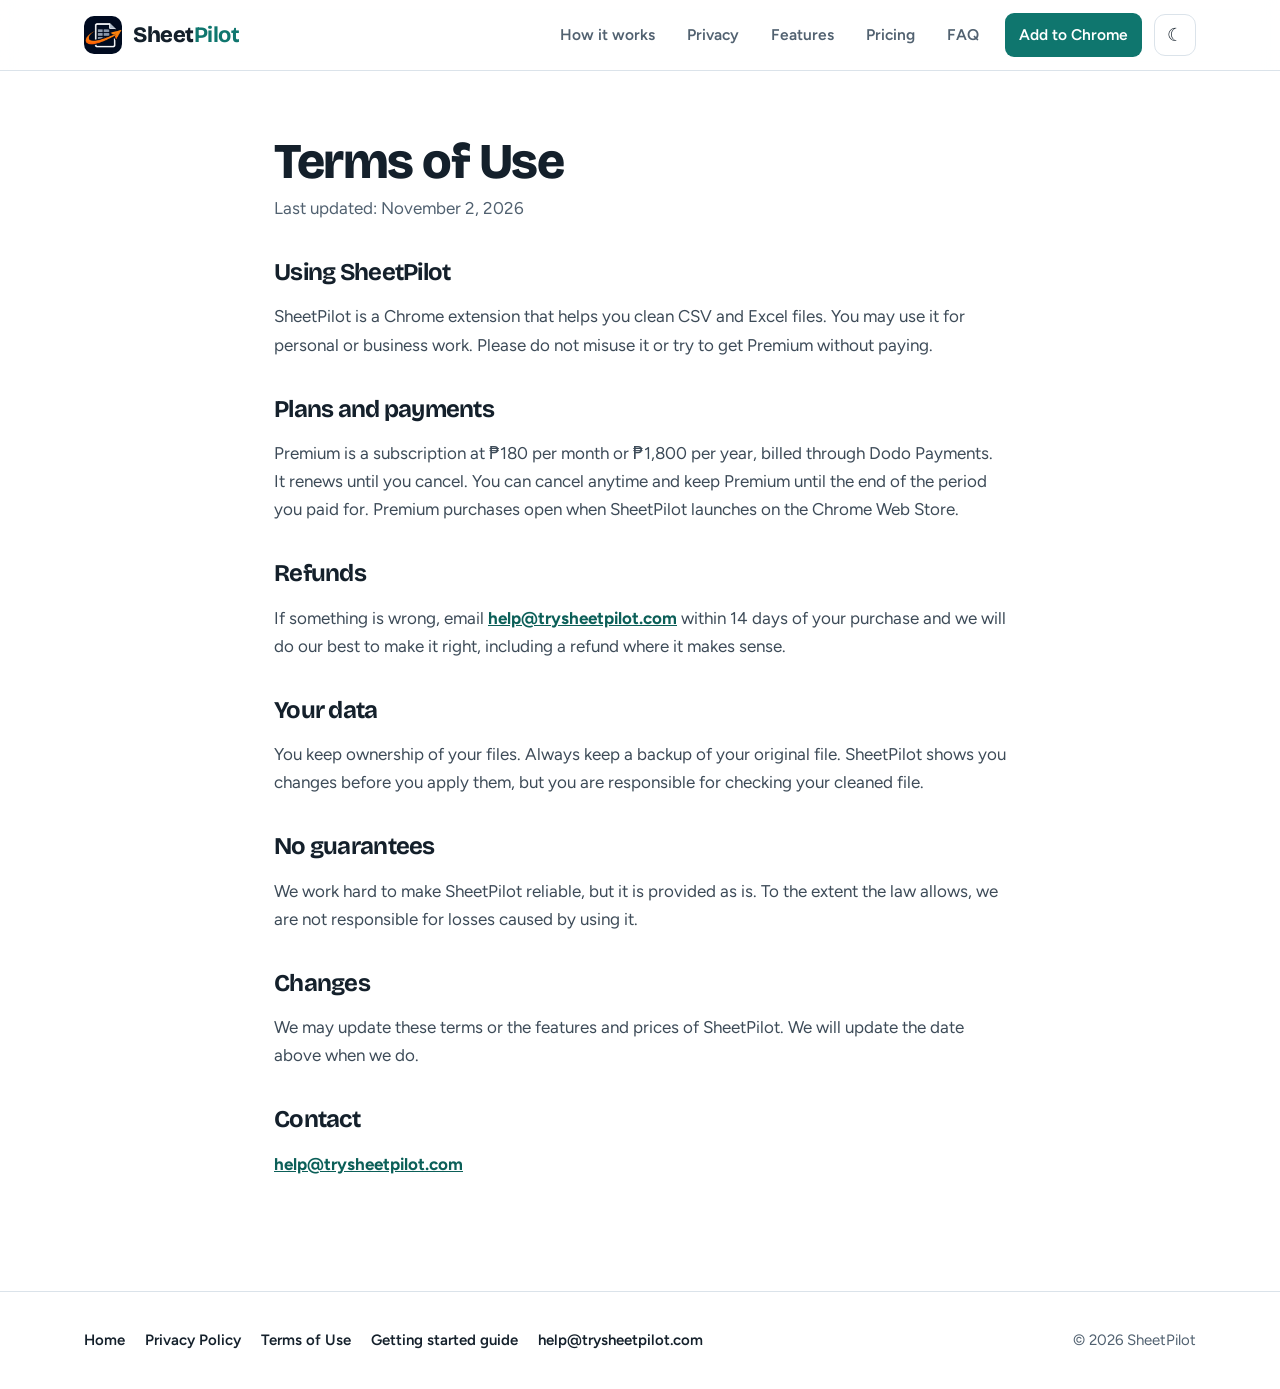
<file: terms.html>
<!doctype html><html lang="en"><head><meta charset="utf-8"><script>try{var t=localStorage.getItem("sp-theme");if(t)document.documentElement.setAttribute("data-theme",t)}catch(e){}</script><meta name="viewport" content="width=device-width,initial-scale=1"><title>Terms of Use | SheetPilot</title><meta name="description" content="The terms for using SheetPilot."><meta name="theme-color" content="#f2f5f8" media="(prefers-color-scheme: light)"><meta name="theme-color" content="#0f1519" media="(prefers-color-scheme: dark)"><link rel="icon" href="logo.png"><link rel="preconnect" href="https://fonts.googleapis.com"><link rel="preconnect" href="https://fonts.gstatic.com" crossorigin><link rel="stylesheet" href="https://fonts.googleapis.com/css2?family=Bricolage+Grotesque:opsz,wght@12..96,700;12..96,800&family=Figtree:wght@400;600;700;800&display=swap"><style>
:root{--ink:#14202b;--navy:#0d3b3a;--navy2:#12504d;--orange:#0f766e;--oink:#0b5f58;--bg:#f2f5f8;--card:#ffffff;--line:#dbe3ea;--line2:#e8edf2;--muted:#516170;--text2:#3d4b58;--ok:#0f766e;--on:#ffffff;--acc-hover:#0b5f58;--soft:#dff3f0;--accink:#0b5f58;--surf2:#eaf0f4;--surf3:#f6f9fb;--navbg:#ffffffee;--grid:#0f766e14;--glow:#0f766e26;--warnbg:#fff1b8;--warnink:#6b5200;--warn2:#9a6b00;--shadow:#14202b26;--d:"Bricolage Grotesque",Figtree,system-ui,sans-serif;color-scheme:light}
:root[data-theme="dark"]{--ink:#d9e3ea;--navy:#12312f;--navy2:#174442;--orange:#3cc4b4;--oink:#7fe0d3;--bg:#0f1519;--card:#172026;--line:#2b3b46;--line2:#233039;--muted:#97a9b6;--text2:#b5c4cf;--ok:#5bd3c5;--on:#06211e;--acc-hover:#5bd3c5;--soft:#183a3a;--accink:#7fe0d3;--surf2:#1f2b33;--surf3:#131b20;--navbg:#0f1519ee;--grid:#3cc4b414;--glow:#3cc4b41f;--warnbg:#4a3d12;--warnink:#f2dc8a;--warn2:#e0b84a;--shadow:#00000066;color-scheme:dark}
@media(prefers-color-scheme:dark){:root:not([data-theme="light"]){--ink:#d9e3ea;--navy:#12312f;--navy2:#174442;--orange:#3cc4b4;--oink:#7fe0d3;--bg:#0f1519;--card:#172026;--line:#2b3b46;--line2:#233039;--muted:#97a9b6;--text2:#b5c4cf;--ok:#5bd3c5;--on:#06211e;--acc-hover:#5bd3c5;--soft:#183a3a;--accink:#7fe0d3;--surf2:#1f2b33;--surf3:#131b20;--navbg:#0f1519ee;--grid:#3cc4b414;--glow:#3cc4b41f;--warnbg:#4a3d12;--warnink:#f2dc8a;--warn2:#e0b84a;--shadow:#00000066;color-scheme:dark}}
*{box-sizing:border-box}html{scroll-behavior:smooth;scroll-padding-top:90px}
body{margin:0;background:var(--bg);color:var(--ink);font:17px/1.65 Figtree,system-ui,"Segoe UI",sans-serif;-webkit-font-smoothing:antialiased}
h1,h2,h3{font-family:var(--d);margin:0;letter-spacing:-.03em;line-height:1.06}
a{color:inherit}.wrap{max-width:1160px;margin:0 auto;padding:0 24px}
:focus-visible{outline:3px solid var(--orange);outline-offset:3px;border-radius:6px}
.skip{position:absolute;left:-999px}.skip:focus{left:12px;top:12px;background:var(--card);padding:8px 12px;z-index:99;border-radius:8px}
.nav{position:sticky;top:0;z-index:50;background:var(--navbg);backdrop-filter:blur(12px);border-bottom:1px solid var(--line)}
.nav .wrap{display:flex;align-items:center;justify-content:space-between;height:70px}
.brand{display:flex;align-items:center;gap:11px;text-decoration:none;font:800 22px/1 var(--d);letter-spacing:-.02em}
.brand img{width:38px;height:38px;border-radius:10px}.brand b{color:var(--orange)}.brand span{display:flex}
.links{display:flex;align-items:center;gap:4px}.links a{text-decoration:none;color:var(--muted);font-weight:600;font-size:15.5px;padding:9px 14px;border-radius:9px}.links a:hover{color:var(--ink);background:var(--surf2)}
.links .pill{background:var(--orange);color:var(--on);margin-left:8px}.links .pill:hover{background:var(--acc-hover);color:var(--on)}
.burger{display:none;width:44px;height:44px;border:1px solid var(--line);border-radius:11px;background:var(--card);cursor:pointer;padding:0}
.burger i{display:block;width:20px;height:2px;background:var(--ink);margin:5px auto;transition:.2s}
.burger[aria-expanded=true] i:nth-child(1){transform:translateY(7px) rotate(45deg)}.burger[aria-expanded=true] i:nth-child(2){opacity:0}.burger[aria-expanded=true] i:nth-child(3){transform:translateY(-7px) rotate(-45deg)}
.btn{display:inline-block;border-radius:12px;padding:15px 26px;font-weight:800;text-decoration:none;font-size:16.5px;border:0;cursor:pointer}
.btn.pri{background:var(--orange);color:var(--on)}.btn.pri:hover{background:var(--acc-hover)}
.btn.sec{background:var(--card);color:var(--ink);border:1.5px solid var(--line)}.btn.sec:hover{border-color:var(--ink)}
.btn.soon{background:var(--orange);color:var(--on);cursor:default}

.hero{position:relative;overflow:hidden;padding:84px 0 96px;background:
 linear-gradient(var(--grid) 1px,transparent 1px) 0 0/44px 44px,linear-gradient(90deg,var(--grid) 1px,transparent 1px) 0 0/44px 44px,var(--bg)}
.hero:after{content:"";position:absolute;right:-160px;top:-120px;width:620px;height:620px;border-radius:50%;background:radial-gradient(circle,var(--glow),transparent 68%)}
.hero .wrap{position:relative;z-index:1;display:grid;grid-template-columns:1.05fr .95fr;gap:56px;align-items:center}
.badge{display:inline-flex;align-items:center;gap:8px;background:var(--card);border:1px solid var(--line);border-radius:999px;padding:7px 15px;font-weight:700;font-size:14.5px;color:var(--muted);margin-bottom:24px}
.badge:before{content:"";width:8px;height:8px;border-radius:50%;background:var(--ok)}
.hero h1{font-size:clamp(42px,5.8vw,72px);font-weight:800}
.hero .lead{font-size:20.5px;color:var(--muted);max-width:30em;margin:22px 0 32px}
.cta{display:flex;flex-wrap:wrap;gap:12px}.fine{color:var(--muted);font-size:15px;margin:18px 0 0}

/* side panel mock */
.panel{background:var(--card);border:1px solid var(--line);border-radius:22px;box-shadow:0 40px 90px var(--shadow),0 2px 0 #fff inset;max-width:430px;margin-left:auto;overflow:hidden;font-size:14px}
.ph{display:flex;align-items:center;justify-content:space-between;padding:15px 18px;border-bottom:1px solid var(--line)}
.ph .b{display:flex;align-items:center;gap:10px;font:800 17px/1 var(--d)}.ph img{width:30px;height:30px;border-radius:8px}
.tag{font-size:11.5px;font-weight:800;background:var(--soft);color:var(--accink);border-radius:999px;padding:5px 11px;letter-spacing:.04em}
.stats{display:grid;grid-template-columns:repeat(3,1fr);gap:8px;padding:14px 18px 6px}
.stat{background:var(--surf2);border-radius:11px;padding:10px 12px}.stat small{display:block;color:var(--muted);font-weight:700;font-size:12px}
.stat strong{display:block;font:800 24px/1.2 var(--d)}
.swap{display:inline-grid}.swap>*{grid-area:1/1}
.swap .a{animation:o 7s ease forwards}.swap .b{animation:n 7s ease forwards;opacity:0}
@keyframes o{0%,62%{opacity:1}70%,100%{opacity:0}}@keyframes n{0%,66%{opacity:0}76%,100%{opacity:1}}
.stat .warn{color:var(--warn2)}.stat .good{color:var(--ok)}
.tbl{height:340px;overflow:hidden;padding:6px 18px 0;animation:h 7s ease forwards}@keyframes h{0%,62%{height:340px}100%{height:236px}}
.tbl table{width:100%;border-collapse:collapse;table-layout:fixed}
.tbl th{text-align:left;color:var(--muted);font-size:12px;font-weight:700;padding:8px 8px;border-bottom:1px solid var(--line)}
.tbl th:nth-child(1){width:33%}.tbl th:nth-child(2){width:37%}
.tbl td{height:38px;padding:0 8px;border-bottom:1px solid var(--line2);white-space:nowrap;overflow:hidden;text-overflow:ellipsis}
.tbl tr.d td{animation:f 7s ease forwards}
@keyframes f{0%,16%{background:var(--card);height:38px}28%,54%{background:var(--warnbg);color:var(--warnink);height:38px}66%{background:var(--warnbg);color:transparent;height:38px}100%{background:var(--card);color:transparent;height:0;font-size:0;border-color:transparent}}
.pf{padding:14px 18px 18px;border-top:1px solid var(--line);background:var(--surf3)}
.pf .go{display:grid;width:100%}.pf .go>*{grid-area:1/1;text-align:center;border-radius:11px;padding:12px;font-weight:800}
.pf .a{background:var(--orange);color:var(--on);animation:o 7s ease forwards}.pf .b{background:var(--soft);color:var(--accink);opacity:0;animation:n 7s ease forwards}

/* trust strip */
.strip{background:var(--card);border-block:1px solid var(--line)}.strip .wrap{display:grid;grid-template-columns:repeat(3,1fr);gap:0}
.strip div.i{padding:26px 24px;border-left:1px solid var(--line)}.strip div.i:first-child{border-left:0;padding-left:0}
.strip b{display:block;font:800 19px var(--d);letter-spacing:-.02em}.strip span{color:var(--muted);font-size:15.5px}

section{padding:96px 0}.head{max-width:660px;margin-bottom:48px}.head h2{font-size:clamp(32px,4.3vw,50px);font-weight:800}.head p{color:var(--muted);font-size:19.5px;margin:14px 0 0}

.steps{display:grid;grid-template-columns:repeat(3,1fr);gap:20px;padding:0;margin:0;list-style:none;counter-reset:s}
.steps li{background:var(--card);border:1px solid var(--line);border-radius:20px;padding:30px;counter-increment:s}
.steps li:before{content:counter(s);display:grid;place-items:center;width:40px;height:40px;border-radius:12px;background:var(--orange);color:var(--on);font:800 18px var(--d);margin-bottom:18px}
.steps h3{font-size:23px;margin-bottom:8px}.steps p{margin:0;color:var(--muted)}

/* privacy */
.dark{background:var(--navy);color:#fff;border-radius:34px;margin:0 16px;position:relative;overflow:hidden}
.dark:before{content:"";position:absolute;inset:0;background:radial-gradient(600px 300px at 90% 0,#0f766e3a,transparent 70%)}
.dark .wrap{position:relative;display:grid;grid-template-columns:1fr 1.1fr;gap:56px;align-items:center}
.dark h2{font-size:clamp(32px,4.3vw,50px);font-weight:800}.dark p{color:#bcd9d5;font-size:19px;margin:16px 0 0;max-width:28em}
.diag{display:grid;gap:14px}.box{border-radius:18px;padding:20px 22px;border:1px solid #ffffff24;background:var(--card)fff0d}
.box h3{font-size:18px;margin-bottom:4px}.box p{font-size:15.5px;margin:0;color:#bcd9d5}.box.you{border-color:var(--orange);background:#3cc4b422}
.box.you h3{color:#7fe0d3}.arrow{display:flex;align-items:center;gap:12px;padding:0 10px;color:#a3c9b2;font-weight:700;font-size:15px}
.arrow:before{content:"";flex:none;width:2px;height:30px;background:repeating-linear-gradient(#a3c9b2 0 5px,transparent 5px 9px)}
.arrow.no{color:#ff9a9a}.arrow.no:before{background:repeating-linear-gradient(#ff9a9a 0 5px,transparent 5px 9px)}
.arrow.yes{color:#6fe3d3}.arrow.yes:before{background:#6fe3d3}

/* features */
.grid{display:grid;grid-template-columns:repeat(3,1fr);gap:20px}
.card{background:var(--card);border:1px solid var(--line);border-radius:20px;padding:28px}.card h3{font-size:21px;margin:0 0 8px}.card p{margin:0;color:var(--muted)}
.chip{display:inline-block;font-size:12.5px;font-weight:800;background:var(--soft);color:var(--accink);border-radius:7px;padding:3px 9px;margin-bottom:12px}
.ba{font-family:ui-monospace,Consolas,monospace;font-size:13.5px;background:var(--surf2);border-radius:10px;padding:11px 13px;margin-top:16px;line-height:1.7}.ba s{color:var(--muted)}.ba b{color:var(--ok)}

/* pricing */
.plans{display:grid;grid-template-columns:1fr 1fr;gap:22px;max-width:880px}
.plan{border-radius:24px;padding:38px;border:1px solid var(--line);background:var(--card)}
.plan h3{font-size:24px}.price{font:800 58px/1.1 var(--d);letter-spacing:-.04em;margin:14px 0 2px}.price small{font:600 17px Figtree;letter-spacing:0;color:var(--muted)}
.plan .alt{color:var(--muted);margin:0 0 22px}.plan ul{list-style:none;padding:0;margin:0}
.plan li{padding:10px 0 10px 32px;position:relative;border-top:1px solid var(--line2)}.plan li:before{content:"";position:absolute;left:5px;top:16px;width:12px;height:7px;border-left:3px solid var(--ok);border-bottom:3px solid var(--ok);transform:rotate(-45deg)}
.plan.pro{background:var(--navy);color:#fff;border:0;box-shadow:0 30px 70px #0d3b3a44}.plan.pro .alt,.plan.pro .price small{color:#b4dad6}.plan.pro li{border-color:#ffffff1f}.plan.pro li:before{border-color:#6fe3d3}
.note{margin:24px 0 0;color:var(--muted);font-size:15.5px;max-width:50em}

.faq{max-width:780px}.faq details{border-top:1px solid var(--line)}.faq details:last-child{border-bottom:1px solid var(--line)}
.faq summary{cursor:pointer;font:700 19.5px/1.3 var(--d);padding:20px 40px 20px 0;list-style:none;position:relative}.faq summary::-webkit-details-marker{display:none}
.faq summary:after{content:"+";position:absolute;right:6px;top:13px;font-size:30px;color:var(--oink);transition:.2s}.faq details[open] summary:after{transform:rotate(45deg)}
.faq p{margin:0 0 22px;color:var(--muted);max-width:42em}

.end{text-align:center;padding:100px 0}.end h2{font-size:clamp(34px,5vw,58px);font-weight:800;max-width:13em;margin:0 auto 16px}.end p{color:var(--muted);font-size:19.5px;max-width:30em;margin:0 auto 30px}.end .cta{justify-content:center}
footer{border-top:1px solid var(--line);background:var(--card);padding:36px 0;font-size:15px;color:var(--muted)}
footer .wrap{display:flex;flex-wrap:wrap;gap:18px;justify-content:space-between}footer a{margin-right:20px;text-decoration:none;color:var(--ink);font-weight:600}footer a:hover{text-decoration:underline}footer p{margin:0}

.doc{background:var(--card);padding:64px 0 96px}.doc .wrap{max-width:780px}.doc h1{font-size:clamp(34px,5vw,50px);font-weight:800;margin-bottom:6px}.doc .when{color:var(--muted);margin:0 0 28px}
.doc h2{font-size:24px;margin:38px 0 8px}.doc p,.doc li{color:var(--text2)}.doc li{margin:6px 0}.doc a{color:var(--oink);font-weight:700}


.theme{order:2;margin-left:12px;width:42px;height:42px;border:1px solid var(--line);border-radius:11px;background:var(--card);color:var(--ink);font-size:18px;cursor:pointer;padding:0;display:grid;place-items:center}.theme:hover{background:var(--surf2)}
.links{order:1;margin-left:auto}.burger{order:3;margin-left:8px}
.skip:focus{color:#14202b}
@media(max-width:920px){
 .hero{padding:48px 0 64px}.hero .wrap,.dark .wrap{grid-template-columns:1fr;gap:42px}.panel{margin:0 auto;max-width:460px}
 .strip .wrap{grid-template-columns:1fr}.strip div.i{border-left:0;border-top:1px solid var(--line);padding:18px 0}.strip div.i:first-child{border-top:0}
 .steps,.grid,.plans{grid-template-columns:1fr}section{padding:68px 0}.dark{margin:0 10px;border-radius:26px}
 .burger{display:block}.links{margin-left:0;display:none;position:absolute;left:0;right:0;top:70px;background:var(--card);border-bottom:1px solid var(--line);flex-direction:column;align-items:stretch;padding:10px 24px 20px;gap:2px}
 .links.open{display:flex}.links a{padding:14px 10px;font-size:17px}.links .pill{margin:8px 0 0;text-align:center}
}
@media(prefers-reduced-motion:reduce){.tbl{animation:none;height:236px}.swap .a,.swap .b,.pf .a,.pf .b,.tbl tr.d td{animation:none}.tbl tr.d{display:none}.swap .a,.pf .a{opacity:0}.swap .b,.pf .b{opacity:1}html{scroll-behavior:auto}}
</style></head><body><a class="skip" href="#main">Skip to content</a><header class="nav"><div class="wrap"><a class="brand" href="index.html"><img src="logo.png" alt="" width="38" height="38"><span>Sheet<b>Pilot</b></span></a><button class="theme" type="button" aria-label="Switch to dark mode"></button><button class="burger" aria-label="Menu" aria-expanded="false" aria-controls="links"><i></i><i></i><i></i></button><nav class="links" id="links" aria-label="Main"><a href="index.html#how">How it works</a><a href="index.html#privacy">Privacy</a><a href="index.html#features">Features</a><a href="index.html#pricing">Pricing</a><a href="index.html#faq">FAQ</a><a class="pill" href="https://chromewebstore.google.com/detail/sheetpilot/ioamejcfebmjemkdodpoiffhbcgjopoa" target="_blank" rel="noopener">Add to Chrome</a></nav></div></header><main id="main" class="doc"><div class="wrap"><h1>Terms of Use</h1><p class="when">Last updated: November 2, 2026</p><h2>Using SheetPilot</h2><p>SheetPilot is a Chrome extension that helps you clean CSV and Excel files. You may use it for personal or business work. Please do not misuse it or try to get Premium without paying.</p>
<h2>Plans and payments</h2><p>Premium is a subscription at ₱180 per month or ₱1,800 per year, billed through Dodo Payments. It renews until you cancel. You can cancel anytime and keep Premium until the end of the period you paid for. Premium purchases open when SheetPilot launches on the Chrome Web Store.</p>
<h2>Refunds</h2><p>If something is wrong, email <a href="mailto:help@trysheetpilot.com">help@trysheetpilot.com</a> within 14 days of your purchase and we will do our best to make it right, including a refund where it makes sense.</p>
<h2>Your data</h2><p>You keep ownership of your files. Always keep a backup of your original file. SheetPilot shows you changes before you apply them, but you are responsible for checking your cleaned file.</p>
<h2>No guarantees</h2><p>We work hard to make SheetPilot reliable, but it is provided as is. To the extent the law allows, we are not responsible for losses caused by using it.</p>
<h2>Changes</h2><p>We may update these terms or the features and prices of SheetPilot. We will update the date above when we do.</p>
<h2>Contact</h2><p><a href="mailto:help@trysheetpilot.com">help@trysheetpilot.com</a></p></div></main><footer><div class="wrap"><div><a href="index.html">Home</a><a href="privacy.html">Privacy Policy</a><a href="terms.html">Terms of Use</a><a href="SheetPilot-Getting-Started.pdf">Getting started guide</a><a href="mailto:help@trysheetpilot.com">help@trysheetpilot.com</a></div><p>© 2026 SheetPilot</p></div></footer><script>(function(){var r=document.documentElement,t=document.querySelector('.theme');function dark(){var a=r.getAttribute('data-theme');return a?a==='dark':matchMedia('(prefers-color-scheme: dark)').matches}function paint(){if(t){var d=dark();t.textContent=d?'\u2600':'\u263E';t.setAttribute('aria-label',d?'Switch to light mode':'Switch to dark mode')}}paint();if(t)t.addEventListener('click',function(){var n=dark()?'light':'dark';r.setAttribute('data-theme',n);try{localStorage.setItem('sp-theme',n)}catch(e){}paint()})})();const b=document.querySelector('.burger'),l=document.querySelector('.links');if(b&&l){const c=()=>{l.classList.remove('open');b.setAttribute('aria-expanded','false')};b.addEventListener('click',()=>{const o=l.classList.toggle('open');b.setAttribute('aria-expanded',o)});l.addEventListener('click',e=>{if(e.target.tagName==='A')c()});document.addEventListener('keydown',e=>{if(e.key==='Escape')c()})}</script></body></html>
</file>
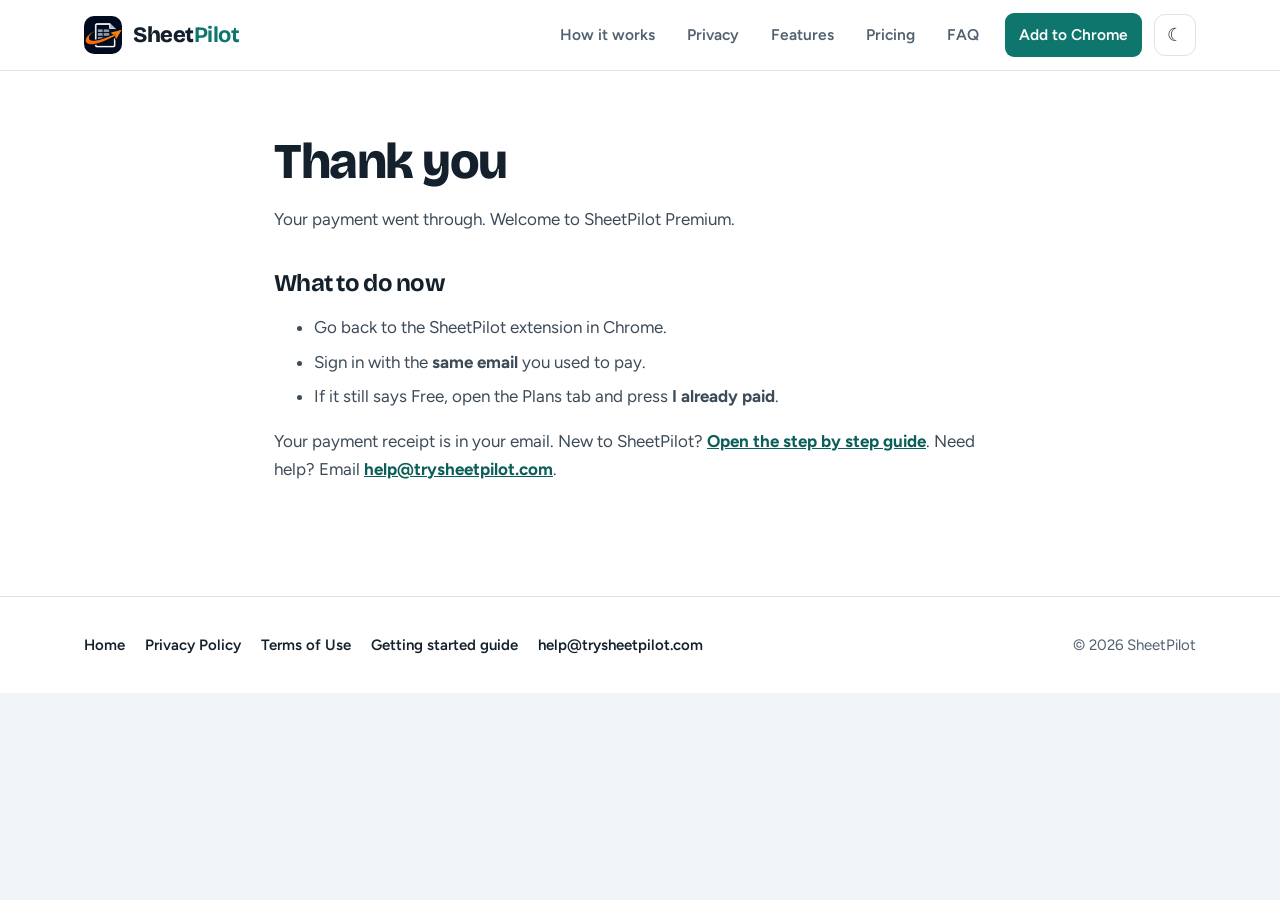
<file: thanks.html>
<!doctype html><html lang="en"><head><meta charset="utf-8"><script>try{var t=localStorage.getItem("sp-theme");if(t)document.documentElement.setAttribute("data-theme",t)}catch(e){}</script><meta name="viewport" content="width=device-width,initial-scale=1"><title>Thank you | SheetPilot</title><meta name="description" content="Your SheetPilot Premium payment went through."><meta name="theme-color" content="#f2f5f8" media="(prefers-color-scheme: light)"><meta name="theme-color" content="#0f1519" media="(prefers-color-scheme: dark)"><link rel="icon" href="logo.png"><link rel="preconnect" href="https://fonts.googleapis.com"><link rel="preconnect" href="https://fonts.gstatic.com" crossorigin><link rel="stylesheet" href="https://fonts.googleapis.com/css2?family=Bricolage+Grotesque:opsz,wght@12..96,700;12..96,800&family=Figtree:wght@400;600;700;800&display=swap"><style>
:root{--ink:#14202b;--navy:#0d3b3a;--navy2:#12504d;--orange:#0f766e;--oink:#0b5f58;--bg:#f2f5f8;--card:#ffffff;--line:#dbe3ea;--line2:#e8edf2;--muted:#516170;--text2:#3d4b58;--ok:#0f766e;--on:#ffffff;--acc-hover:#0b5f58;--soft:#dff3f0;--accink:#0b5f58;--surf2:#eaf0f4;--surf3:#f6f9fb;--navbg:#ffffffee;--grid:#0f766e14;--glow:#0f766e26;--warnbg:#fff1b8;--warnink:#6b5200;--warn2:#9a6b00;--shadow:#14202b26;--d:"Bricolage Grotesque",Figtree,system-ui,sans-serif;color-scheme:light}
:root[data-theme="dark"]{--ink:#d9e3ea;--navy:#12312f;--navy2:#174442;--orange:#3cc4b4;--oink:#7fe0d3;--bg:#0f1519;--card:#172026;--line:#2b3b46;--line2:#233039;--muted:#97a9b6;--text2:#b5c4cf;--ok:#5bd3c5;--on:#06211e;--acc-hover:#5bd3c5;--soft:#183a3a;--accink:#7fe0d3;--surf2:#1f2b33;--surf3:#131b20;--navbg:#0f1519ee;--grid:#3cc4b414;--glow:#3cc4b41f;--warnbg:#4a3d12;--warnink:#f2dc8a;--warn2:#e0b84a;--shadow:#00000066;color-scheme:dark}
@media(prefers-color-scheme:dark){:root:not([data-theme="light"]){--ink:#d9e3ea;--navy:#12312f;--navy2:#174442;--orange:#3cc4b4;--oink:#7fe0d3;--bg:#0f1519;--card:#172026;--line:#2b3b46;--line2:#233039;--muted:#97a9b6;--text2:#b5c4cf;--ok:#5bd3c5;--on:#06211e;--acc-hover:#5bd3c5;--soft:#183a3a;--accink:#7fe0d3;--surf2:#1f2b33;--surf3:#131b20;--navbg:#0f1519ee;--grid:#3cc4b414;--glow:#3cc4b41f;--warnbg:#4a3d12;--warnink:#f2dc8a;--warn2:#e0b84a;--shadow:#00000066;color-scheme:dark}}
*{box-sizing:border-box}html{scroll-behavior:smooth;scroll-padding-top:90px}
body{margin:0;background:var(--bg);color:var(--ink);font:17px/1.65 Figtree,system-ui,"Segoe UI",sans-serif;-webkit-font-smoothing:antialiased}
h1,h2,h3{font-family:var(--d);margin:0;letter-spacing:-.03em;line-height:1.06}
a{color:inherit}.wrap{max-width:1160px;margin:0 auto;padding:0 24px}
:focus-visible{outline:3px solid var(--orange);outline-offset:3px;border-radius:6px}
.skip{position:absolute;left:-999px}.skip:focus{left:12px;top:12px;background:var(--card);padding:8px 12px;z-index:99;border-radius:8px}
.nav{position:sticky;top:0;z-index:50;background:var(--navbg);backdrop-filter:blur(12px);border-bottom:1px solid var(--line)}
.nav .wrap{display:flex;align-items:center;justify-content:space-between;height:70px}
.brand{display:flex;align-items:center;gap:11px;text-decoration:none;font:800 22px/1 var(--d);letter-spacing:-.02em}
.brand img{width:38px;height:38px;border-radius:10px}.brand b{color:var(--orange)}.brand span{display:flex}
.links{display:flex;align-items:center;gap:4px}.links a{text-decoration:none;color:var(--muted);font-weight:600;font-size:15.5px;padding:9px 14px;border-radius:9px}.links a:hover{color:var(--ink);background:var(--surf2)}
.links .pill{background:var(--orange);color:var(--on);margin-left:8px}.links .pill:hover{background:var(--acc-hover);color:var(--on)}
.burger{display:none;width:44px;height:44px;border:1px solid var(--line);border-radius:11px;background:var(--card);cursor:pointer;padding:0}
.burger i{display:block;width:20px;height:2px;background:var(--ink);margin:5px auto;transition:.2s}
.burger[aria-expanded=true] i:nth-child(1){transform:translateY(7px) rotate(45deg)}.burger[aria-expanded=true] i:nth-child(2){opacity:0}.burger[aria-expanded=true] i:nth-child(3){transform:translateY(-7px) rotate(-45deg)}
.btn{display:inline-block;border-radius:12px;padding:15px 26px;font-weight:800;text-decoration:none;font-size:16.5px;border:0;cursor:pointer}
.btn.pri{background:var(--orange);color:var(--on)}.btn.pri:hover{background:var(--acc-hover)}
.btn.sec{background:var(--card);color:var(--ink);border:1.5px solid var(--line)}.btn.sec:hover{border-color:var(--ink)}
.btn.soon{background:var(--orange);color:var(--on);cursor:default}

.hero{position:relative;overflow:hidden;padding:84px 0 96px;background:
 linear-gradient(var(--grid) 1px,transparent 1px) 0 0/44px 44px,linear-gradient(90deg,var(--grid) 1px,transparent 1px) 0 0/44px 44px,var(--bg)}
.hero:after{content:"";position:absolute;right:-160px;top:-120px;width:620px;height:620px;border-radius:50%;background:radial-gradient(circle,var(--glow),transparent 68%)}
.hero .wrap{position:relative;z-index:1;display:grid;grid-template-columns:1.05fr .95fr;gap:56px;align-items:center}
.badge{display:inline-flex;align-items:center;gap:8px;background:var(--card);border:1px solid var(--line);border-radius:999px;padding:7px 15px;font-weight:700;font-size:14.5px;color:var(--muted);margin-bottom:24px}
.badge:before{content:"";width:8px;height:8px;border-radius:50%;background:var(--ok)}
.hero h1{font-size:clamp(42px,5.8vw,72px);font-weight:800}
.hero .lead{font-size:20.5px;color:var(--muted);max-width:30em;margin:22px 0 32px}
.cta{display:flex;flex-wrap:wrap;gap:12px}.fine{color:var(--muted);font-size:15px;margin:18px 0 0}

/* side panel mock */
.panel{background:var(--card);border:1px solid var(--line);border-radius:22px;box-shadow:0 40px 90px var(--shadow),0 2px 0 #fff inset;max-width:430px;margin-left:auto;overflow:hidden;font-size:14px}
.ph{display:flex;align-items:center;justify-content:space-between;padding:15px 18px;border-bottom:1px solid var(--line)}
.ph .b{display:flex;align-items:center;gap:10px;font:800 17px/1 var(--d)}.ph img{width:30px;height:30px;border-radius:8px}
.tag{font-size:11.5px;font-weight:800;background:var(--soft);color:var(--accink);border-radius:999px;padding:5px 11px;letter-spacing:.04em}
.stats{display:grid;grid-template-columns:repeat(3,1fr);gap:8px;padding:14px 18px 6px}
.stat{background:var(--surf2);border-radius:11px;padding:10px 12px}.stat small{display:block;color:var(--muted);font-weight:700;font-size:12px}
.stat strong{display:block;font:800 24px/1.2 var(--d)}
.swap{display:inline-grid}.swap>*{grid-area:1/1}
.swap .a{animation:o 7s ease forwards}.swap .b{animation:n 7s ease forwards;opacity:0}
@keyframes o{0%,62%{opacity:1}70%,100%{opacity:0}}@keyframes n{0%,66%{opacity:0}76%,100%{opacity:1}}
.stat .warn{color:var(--warn2)}.stat .good{color:var(--ok)}
.tbl{height:340px;overflow:hidden;padding:6px 18px 0;animation:h 7s ease forwards}@keyframes h{0%,62%{height:340px}100%{height:236px}}
.tbl table{width:100%;border-collapse:collapse;table-layout:fixed}
.tbl th{text-align:left;color:var(--muted);font-size:12px;font-weight:700;padding:8px 8px;border-bottom:1px solid var(--line)}
.tbl th:nth-child(1){width:33%}.tbl th:nth-child(2){width:37%}
.tbl td{height:38px;padding:0 8px;border-bottom:1px solid var(--line2);white-space:nowrap;overflow:hidden;text-overflow:ellipsis}
.tbl tr.d td{animation:f 7s ease forwards}
@keyframes f{0%,16%{background:var(--card);height:38px}28%,54%{background:var(--warnbg);color:var(--warnink);height:38px}66%{background:var(--warnbg);color:transparent;height:38px}100%{background:var(--card);color:transparent;height:0;font-size:0;border-color:transparent}}
.pf{padding:14px 18px 18px;border-top:1px solid var(--line);background:var(--surf3)}
.pf .go{display:grid;width:100%}.pf .go>*{grid-area:1/1;text-align:center;border-radius:11px;padding:12px;font-weight:800}
.pf .a{background:var(--orange);color:var(--on);animation:o 7s ease forwards}.pf .b{background:var(--soft);color:var(--accink);opacity:0;animation:n 7s ease forwards}

/* trust strip */
.strip{background:var(--card);border-block:1px solid var(--line)}.strip .wrap{display:grid;grid-template-columns:repeat(3,1fr);gap:0}
.strip div.i{padding:26px 24px;border-left:1px solid var(--line)}.strip div.i:first-child{border-left:0;padding-left:0}
.strip b{display:block;font:800 19px var(--d);letter-spacing:-.02em}.strip span{color:var(--muted);font-size:15.5px}

section{padding:96px 0}.head{max-width:660px;margin-bottom:48px}.head h2{font-size:clamp(32px,4.3vw,50px);font-weight:800}.head p{color:var(--muted);font-size:19.5px;margin:14px 0 0}

.steps{display:grid;grid-template-columns:repeat(3,1fr);gap:20px;padding:0;margin:0;list-style:none;counter-reset:s}
.steps li{background:var(--card);border:1px solid var(--line);border-radius:20px;padding:30px;counter-increment:s}
.steps li:before{content:counter(s);display:grid;place-items:center;width:40px;height:40px;border-radius:12px;background:var(--orange);color:var(--on);font:800 18px var(--d);margin-bottom:18px}
.steps h3{font-size:23px;margin-bottom:8px}.steps p{margin:0;color:var(--muted)}

/* privacy */
.dark{background:var(--navy);color:#fff;border-radius:34px;margin:0 16px;position:relative;overflow:hidden}
.dark:before{content:"";position:absolute;inset:0;background:radial-gradient(600px 300px at 90% 0,#0f766e3a,transparent 70%)}
.dark .wrap{position:relative;display:grid;grid-template-columns:1fr 1.1fr;gap:56px;align-items:center}
.dark h2{font-size:clamp(32px,4.3vw,50px);font-weight:800}.dark p{color:#bcd9d5;font-size:19px;margin:16px 0 0;max-width:28em}
.diag{display:grid;gap:14px}.box{border-radius:18px;padding:20px 22px;border:1px solid #ffffff24;background:var(--card)fff0d}
.box h3{font-size:18px;margin-bottom:4px}.box p{font-size:15.5px;margin:0;color:#bcd9d5}.box.you{border-color:var(--orange);background:#3cc4b422}
.box.you h3{color:#7fe0d3}.arrow{display:flex;align-items:center;gap:12px;padding:0 10px;color:#a3c9b2;font-weight:700;font-size:15px}
.arrow:before{content:"";flex:none;width:2px;height:30px;background:repeating-linear-gradient(#a3c9b2 0 5px,transparent 5px 9px)}
.arrow.no{color:#ff9a9a}.arrow.no:before{background:repeating-linear-gradient(#ff9a9a 0 5px,transparent 5px 9px)}
.arrow.yes{color:#6fe3d3}.arrow.yes:before{background:#6fe3d3}

/* features */
.grid{display:grid;grid-template-columns:repeat(3,1fr);gap:20px}
.card{background:var(--card);border:1px solid var(--line);border-radius:20px;padding:28px}.card h3{font-size:21px;margin:0 0 8px}.card p{margin:0;color:var(--muted)}
.chip{display:inline-block;font-size:12.5px;font-weight:800;background:var(--soft);color:var(--accink);border-radius:7px;padding:3px 9px;margin-bottom:12px}
.ba{font-family:ui-monospace,Consolas,monospace;font-size:13.5px;background:var(--surf2);border-radius:10px;padding:11px 13px;margin-top:16px;line-height:1.7}.ba s{color:var(--muted)}.ba b{color:var(--ok)}

/* pricing */
.plans{display:grid;grid-template-columns:1fr 1fr;gap:22px;max-width:880px}
.plan{border-radius:24px;padding:38px;border:1px solid var(--line);background:var(--card)}
.plan h3{font-size:24px}.price{font:800 58px/1.1 var(--d);letter-spacing:-.04em;margin:14px 0 2px}.price small{font:600 17px Figtree;letter-spacing:0;color:var(--muted)}
.plan .alt{color:var(--muted);margin:0 0 22px}.plan ul{list-style:none;padding:0;margin:0}
.plan li{padding:10px 0 10px 32px;position:relative;border-top:1px solid var(--line2)}.plan li:before{content:"";position:absolute;left:5px;top:16px;width:12px;height:7px;border-left:3px solid var(--ok);border-bottom:3px solid var(--ok);transform:rotate(-45deg)}
.plan.pro{background:var(--navy);color:#fff;border:0;box-shadow:0 30px 70px #0d3b3a44}.plan.pro .alt,.plan.pro .price small{color:#b4dad6}.plan.pro li{border-color:#ffffff1f}.plan.pro li:before{border-color:#6fe3d3}
.note{margin:24px 0 0;color:var(--muted);font-size:15.5px;max-width:50em}

.faq{max-width:780px}.faq details{border-top:1px solid var(--line)}.faq details:last-child{border-bottom:1px solid var(--line)}
.faq summary{cursor:pointer;font:700 19.5px/1.3 var(--d);padding:20px 40px 20px 0;list-style:none;position:relative}.faq summary::-webkit-details-marker{display:none}
.faq summary:after{content:"+";position:absolute;right:6px;top:13px;font-size:30px;color:var(--oink);transition:.2s}.faq details[open] summary:after{transform:rotate(45deg)}
.faq p{margin:0 0 22px;color:var(--muted);max-width:42em}

.end{text-align:center;padding:100px 0}.end h2{font-size:clamp(34px,5vw,58px);font-weight:800;max-width:13em;margin:0 auto 16px}.end p{color:var(--muted);font-size:19.5px;max-width:30em;margin:0 auto 30px}.end .cta{justify-content:center}
footer{border-top:1px solid var(--line);background:var(--card);padding:36px 0;font-size:15px;color:var(--muted)}
footer .wrap{display:flex;flex-wrap:wrap;gap:18px;justify-content:space-between}footer a{margin-right:20px;text-decoration:none;color:var(--ink);font-weight:600}footer a:hover{text-decoration:underline}footer p{margin:0}

.doc{background:var(--card);padding:64px 0 96px}.doc .wrap{max-width:780px}.doc h1{font-size:clamp(34px,5vw,50px);font-weight:800;margin-bottom:6px}.doc .when{color:var(--muted);margin:0 0 28px}
.doc h2{font-size:24px;margin:38px 0 8px}.doc p,.doc li{color:var(--text2)}.doc li{margin:6px 0}.doc a{color:var(--oink);font-weight:700}


.theme{order:2;margin-left:12px;width:42px;height:42px;border:1px solid var(--line);border-radius:11px;background:var(--card);color:var(--ink);font-size:18px;cursor:pointer;padding:0;display:grid;place-items:center}.theme:hover{background:var(--surf2)}
.links{order:1;margin-left:auto}.burger{order:3;margin-left:8px}
.skip:focus{color:#14202b}
@media(max-width:920px){
 .hero{padding:48px 0 64px}.hero .wrap,.dark .wrap{grid-template-columns:1fr;gap:42px}.panel{margin:0 auto;max-width:460px}
 .strip .wrap{grid-template-columns:1fr}.strip div.i{border-left:0;border-top:1px solid var(--line);padding:18px 0}.strip div.i:first-child{border-top:0}
 .steps,.grid,.plans{grid-template-columns:1fr}section{padding:68px 0}.dark{margin:0 10px;border-radius:26px}
 .burger{display:block}.links{margin-left:0;display:none;position:absolute;left:0;right:0;top:70px;background:var(--card);border-bottom:1px solid var(--line);flex-direction:column;align-items:stretch;padding:10px 24px 20px;gap:2px}
 .links.open{display:flex}.links a{padding:14px 10px;font-size:17px}.links .pill{margin:8px 0 0;text-align:center}
}
@media(prefers-reduced-motion:reduce){.tbl{animation:none;height:236px}.swap .a,.swap .b,.pf .a,.pf .b,.tbl tr.d td{animation:none}.tbl tr.d{display:none}.swap .a,.pf .a{opacity:0}.swap .b,.pf .b{opacity:1}html{scroll-behavior:auto}}
</style></head><body><a class="skip" href="#main">Skip to content</a><header class="nav"><div class="wrap"><a class="brand" href="index.html"><img src="logo.png" alt="" width="38" height="38"><span>Sheet<b>Pilot</b></span></a><button class="theme" type="button" aria-label="Switch to dark mode"></button><button class="burger" aria-label="Menu" aria-expanded="false" aria-controls="links"><i></i><i></i><i></i></button><nav class="links" id="links" aria-label="Main"><a href="index.html#how">How it works</a><a href="index.html#privacy">Privacy</a><a href="index.html#features">Features</a><a href="index.html#pricing">Pricing</a><a href="index.html#faq">FAQ</a><a class="pill" href="https://chromewebstore.google.com/detail/sheetpilot/ioamejcfebmjemkdodpoiffhbcgjopoa" target="_blank" rel="noopener">Add to Chrome</a></nav></div></header><main id="main" class="doc"><div class="wrap"><h1>Thank you</h1><p>Your payment went through. Welcome to SheetPilot Premium.</p><h2>What to do now</h2><ul><li>Go back to the SheetPilot extension in Chrome.</li><li>Sign in with the <b>same email</b> you used to pay.</li><li>If it still says Free, open the Plans tab and press <b>I already paid</b>.</li></ul><p>Your payment receipt is in your email. New to SheetPilot? <a href="SheetPilot-Getting-Started.pdf">Open the step by step guide</a>. Need help? Email <a href="mailto:help@trysheetpilot.com">help@trysheetpilot.com</a>.</p></div></main><footer><div class="wrap"><div><a href="index.html">Home</a><a href="privacy.html">Privacy Policy</a><a href="terms.html">Terms of Use</a><a href="SheetPilot-Getting-Started.pdf">Getting started guide</a><a href="mailto:help@trysheetpilot.com">help@trysheetpilot.com</a></div><p>© 2026 SheetPilot</p></div></footer><script>(function(){var r=document.documentElement,t=document.querySelector('.theme');function dark(){var a=r.getAttribute('data-theme');return a?a==='dark':matchMedia('(prefers-color-scheme: dark)').matches}function paint(){if(t){var d=dark();t.textContent=d?'\u2600':'\u263E';t.setAttribute('aria-label',d?'Switch to light mode':'Switch to dark mode')}}paint();if(t)t.addEventListener('click',function(){var n=dark()?'light':'dark';r.setAttribute('data-theme',n);try{localStorage.setItem('sp-theme',n)}catch(e){}paint()})})();const b=document.querySelector('.burger'),l=document.querySelector('.links');if(b&&l){const c=()=>{l.classList.remove('open');b.setAttribute('aria-expanded','false')};b.addEventListener('click',()=>{const o=l.classList.toggle('open');b.setAttribute('aria-expanded',o)});l.addEventListener('click',e=>{if(e.target.tagName==='A')c()});document.addEventListener('keydown',e=>{if(e.key==='Escape')c()})}</script></body></html>
</file>
